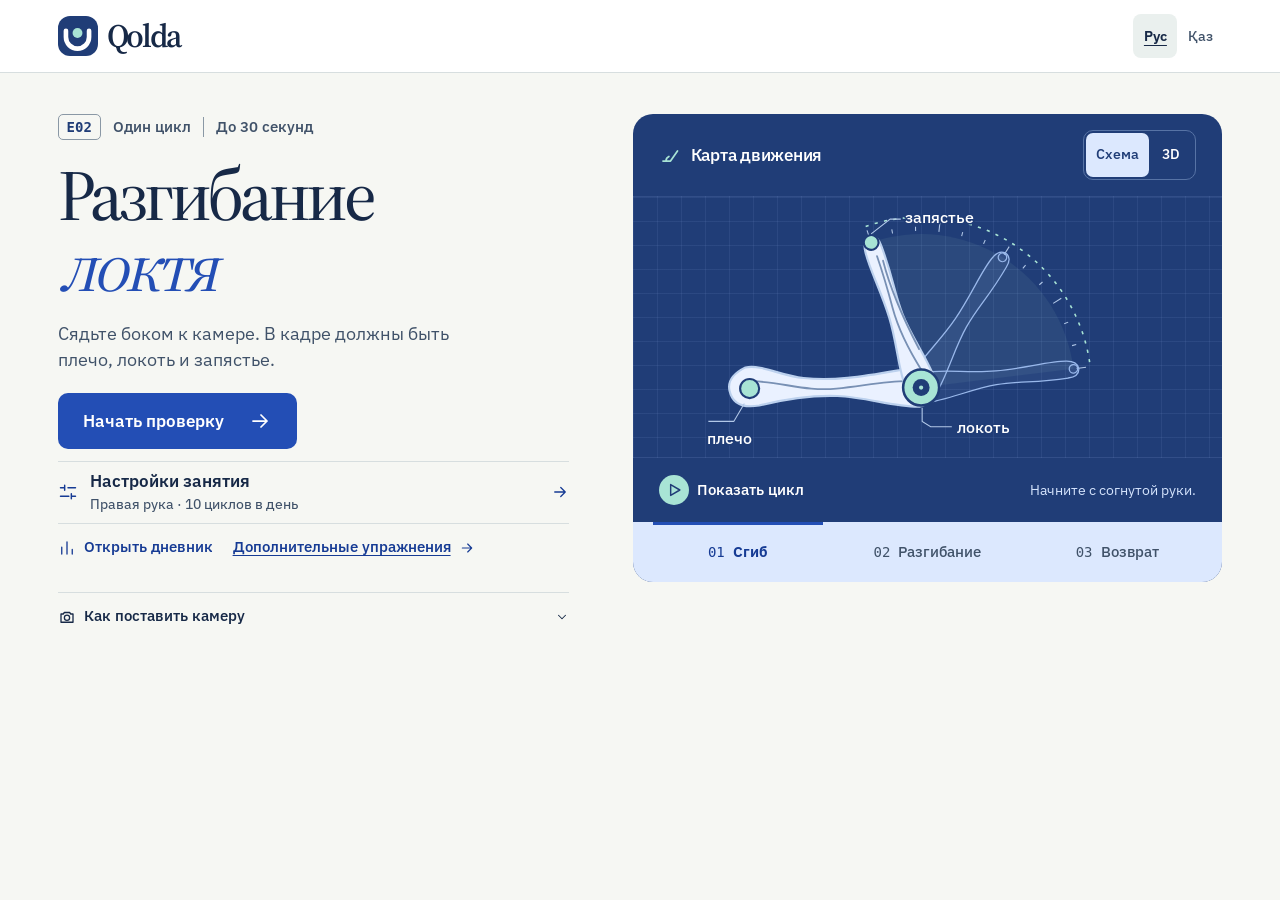
<file: frontend/index.html>
<!doctype html>
<html lang="ru">
<head>
<meta charset="utf-8">
<meta name="viewport" content="width=device-width, initial-scale=1, viewport-fit=cover">
<meta name="description" content="Qolda — домашний атлас разгибания локтя: инструкция, проверка одного цикла и локальный дневник занятий.">
<meta http-equiv="Content-Security-Policy" content="default-src 'self'; connect-src 'self' http://127.0.0.1:* http://localhost:*; media-src 'self' blob:; img-src 'self' data: blob:; style-src 'self'; font-src 'self'; script-src 'self'">
<!-- Delivery profile, set by the shell that serves the client. See src/platform/profile.js. -->
<meta name="seriq-profile" content="local">
<meta name="theme-color" content="#F6F7F3">
<title>Qolda</title>
<link rel="icon" href="../assets/brand/qolda-mark.svg" type="image/svg+xml">
<link rel="stylesheet" href="styles/tokens.css">
<link rel="stylesheet" href="styles/base.css">
<link rel="stylesheet" href="styles/components.css">
<link rel="stylesheet" href="styles/shell.css">
<link rel="stylesheet" href="styles/atlas.css">
<link rel="stylesheet" href="styles/views/welcome.css">
<link rel="stylesheet" href="styles/views/home.css">
<link rel="stylesheet" href="styles/views/check.css">
<link rel="stylesheet" href="styles/views/progress.css">
<link rel="stylesheet" href="styles/views/guide.css">
<link rel="stylesheet" href="styles/views/cabinet.css">
<link rel="stylesheet" href="styles/views/settings.css">
<link rel="stylesheet" href="styles/print.css">
</head>
<body>
<header class="rail" id="rail"></header>
<main id="view" tabindex="-1"></main>
<!-- The 3D stage: one canvas for the whole app and a layer for joint labels. See src/stage/. -->
<canvas id="stage" aria-hidden="true"></canvas>
<svg id="stage-overlay" aria-hidden="true"></svg>
<noscript>Для работы Qolda включите JavaScript. / Qolda үшін JavaScript қосыңыз.</noscript>
<script type="module" src="src/main.js"></script>
</body>
</html>
</file>
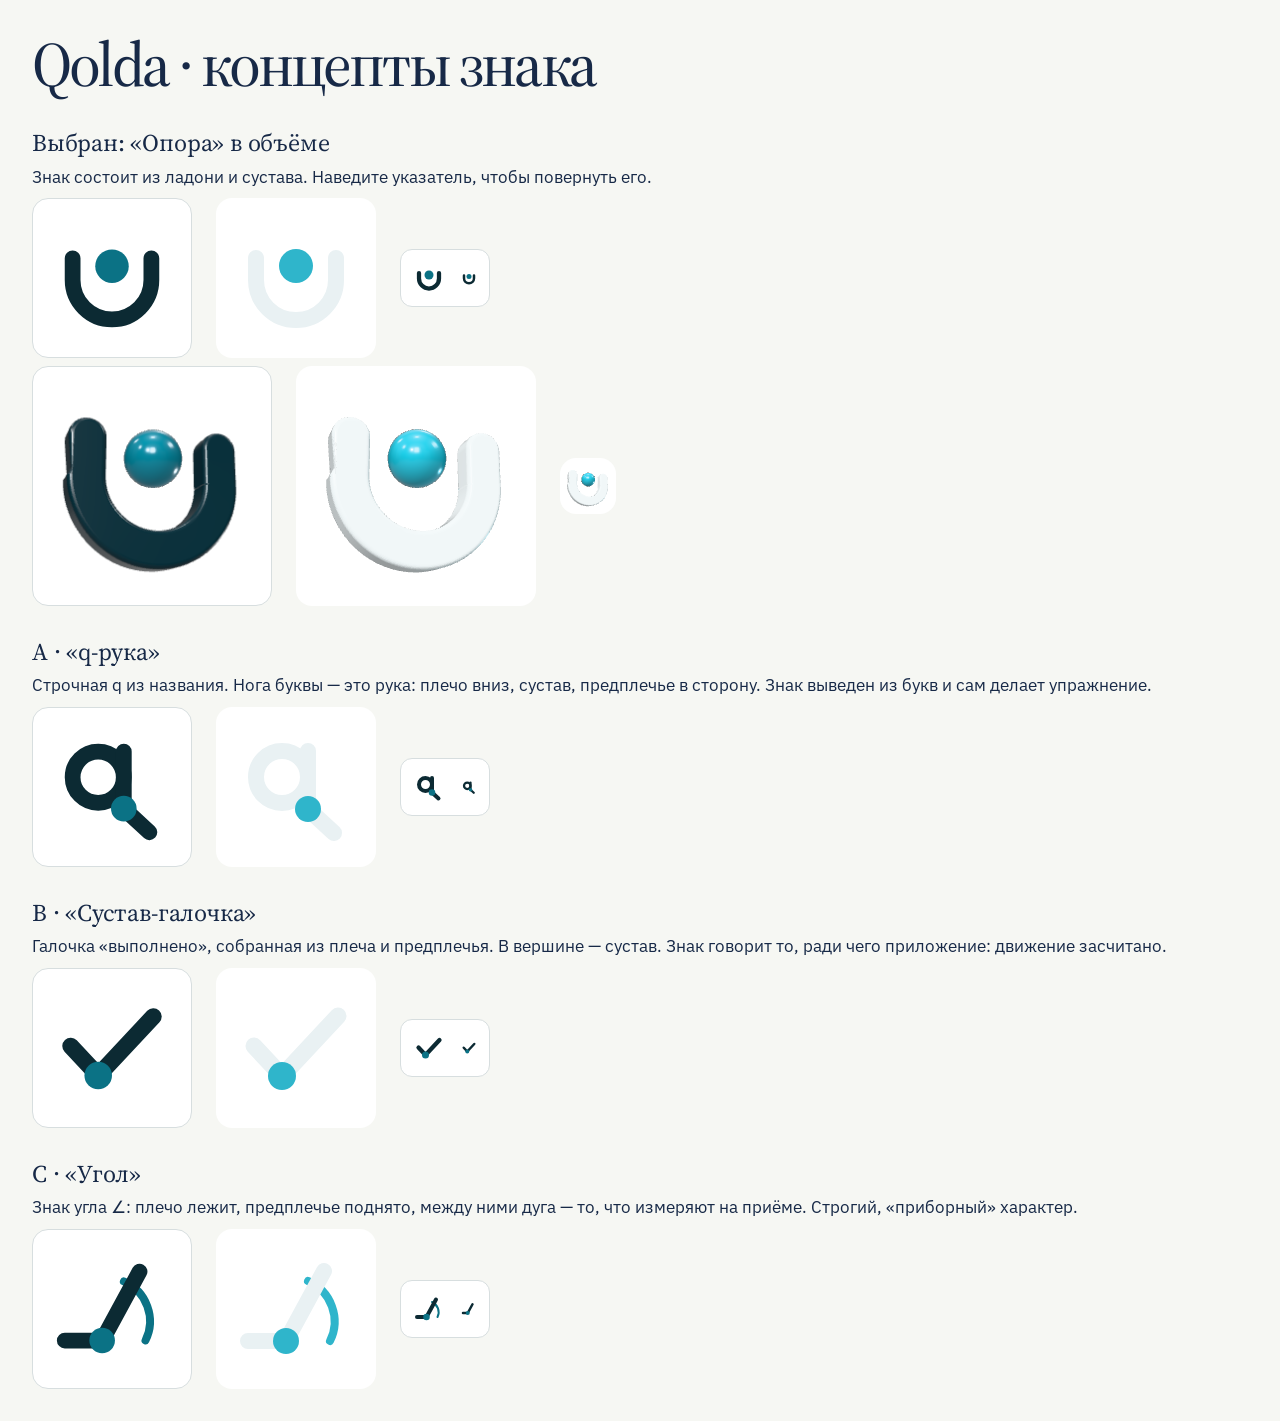
<file: frontend/brand.html>
<!doctype html>
<html lang="ru">
<head>
<meta charset="utf-8">
<meta name="viewport" content="width=device-width, initial-scale=1">
<meta http-equiv="Content-Security-Policy" content="default-src 'self'; img-src 'self' data:; style-src 'self'; font-src 'self'; script-src 'self'">
<title>Qolda · знак</title>
<link rel="stylesheet" href="styles/tokens.css">
<link rel="stylesheet" href="styles/base.css">
<link rel="stylesheet" href="styles/brand.css">
</head>
<body class="brand-sheet">
<!-- Brand sheet: logo concepts side by side at large and small sizes. Development page, not linked from the app. -->
<main>
  <h1>Qolda · концепты знака</h1>

  <section class="concept" id="live">
    <h2>Выбран: «Опора» в объёме</h2>
    <p>Знак состоит из ладони и сустава. Наведите указатель, чтобы повернуть его.</p>
    <div class="row">
      <svg class="big light" viewBox="0 0 64 64"><path d="M12 22V33A20 20 0 0 0 52 33V22" fill="none" stroke="#0C2A33" stroke-width="8" stroke-linecap="round"/><circle cx="32" cy="26" r="8.5" fill="#0B7285"/></svg>
      <svg class="big dark" viewBox="0 0 64 64"><path d="M12 22V33A20 20 0 0 0 52 33V22" fill="none" stroke="#E9F1F3" stroke-width="8" stroke-linecap="round"/><circle cx="32" cy="26" r="8.5" fill="#2FB5CB"/></svg>
      <div class="sizes"><svg class="s32" viewBox="0 0 64 64"><path d="M12 22V33A20 20 0 0 0 52 33V22" fill="none" stroke="#0C2A33" stroke-width="8.5" stroke-linecap="round"/><circle cx="32" cy="26" r="9" fill="#0B7285"/></svg><svg class="s16" viewBox="0 0 64 64"><path d="M12 22V33A20 20 0 0 0 52 33V22" fill="none" stroke="#0C2A33" stroke-width="10" stroke-linecap="round"/><circle cx="32" cy="26" r="10" fill="#0B7285"/></svg></div>
    </div>
    <div class="row">
      <span class="live light" data-logo3d="light" data-size="240"></span>
      <span class="live dark" data-logo3d="dark" data-size="240"></span>
      <span class="live dark small" data-logo3d="dark" data-size="56"></span>
    </div>
  </section>

  <!-- A. q-рука: строчная q, у которой хвост — рука с локтем -->
  <section class="concept" id="a">
    <h2>A · «q-рука»</h2>
    <p>Строчная q из названия. Нога буквы — это рука: плечо вниз, сустав, предплечье в сторону. Знак выведен из букв и сам делает упражнение.</p>
    <div class="row">
      <svg class="big light" viewBox="0 0 64 64"><circle cx="25" cy="27" r="13" fill="none" stroke="#0C2A33" stroke-width="8"/><path d="M38 14V43L51 55" fill="none" stroke="#0C2A33" stroke-width="8" stroke-linecap="round" stroke-linejoin="round"/><circle cx="38" cy="43" r="6.5" fill="#0B7285"/></svg>
      <svg class="big dark" viewBox="0 0 64 64"><circle cx="25" cy="27" r="13" fill="none" stroke="#E9F1F3" stroke-width="8"/><path d="M38 14V43L51 55" fill="none" stroke="#E9F1F3" stroke-width="8" stroke-linecap="round" stroke-linejoin="round"/><circle cx="38" cy="43" r="6.5" fill="#2FB5CB"/></svg>
      <div class="sizes"><svg class="s32" viewBox="0 0 64 64"><circle cx="25" cy="27" r="13" fill="none" stroke="#0C2A33" stroke-width="8"/><path d="M38 14V43L51 55" fill="none" stroke="#0C2A33" stroke-width="8" stroke-linecap="round" stroke-linejoin="round"/><circle cx="38" cy="43" r="6.5" fill="#0B7285"/></svg><svg class="s16" viewBox="0 0 64 64"><circle cx="25" cy="27" r="13" fill="none" stroke="#0C2A33" stroke-width="9"/><path d="M38 14V43L51 55" fill="none" stroke="#0C2A33" stroke-width="9" stroke-linecap="round" stroke-linejoin="round"/><circle cx="38" cy="43" r="7" fill="#0B7285"/></svg></div>
    </div>
  </section>

  <!-- B. Сустав-галочка -->
  <section class="concept" id="b">
    <h2>B · «Сустав-галочка»</h2>
    <p>Галочка «выполнено», собранная из плеча и предплечья. В вершине — сустав. Знак говорит то, ради чего приложение: движение засчитано.</p>
    <div class="row">
      <svg class="big light" viewBox="0 0 64 64"><path d="M11 31L25 46L53 16" fill="none" stroke="#0C2A33" stroke-width="8.5" stroke-linecap="round" stroke-linejoin="round"/><circle cx="25" cy="46" r="7" fill="#0B7285"/></svg>
      <svg class="big dark" viewBox="0 0 64 64"><path d="M11 31L25 46L53 16" fill="none" stroke="#E9F1F3" stroke-width="8.5" stroke-linecap="round" stroke-linejoin="round"/><circle cx="25" cy="46" r="7" fill="#2FB5CB"/></svg>
      <div class="sizes"><svg class="s32" viewBox="0 0 64 64"><path d="M11 31L25 46L53 16" fill="none" stroke="#0C2A33" stroke-width="8.5" stroke-linecap="round" stroke-linejoin="round"/><circle cx="25" cy="46" r="7" fill="#0B7285"/></svg><svg class="s16" viewBox="0 0 64 64"><path d="M11 31L25 46L53 16" fill="none" stroke="#0C2A33" stroke-width="10" stroke-linecap="round" stroke-linejoin="round"/><circle cx="25" cy="46" r="8" fill="#0B7285"/></svg></div>
    </div>
  </section>

  <!-- C. Угол разгибания -->
  <section class="concept" id="c">
    <h2>C · «Угол»</h2>
    <p>Знак угла ∠: плечо лежит, предплечье поднято, между ними дуга — то, что измеряют на приёме. Строгий, «приборный» характер.</p>
    <div class="row">
      <svg class="big light" viewBox="0 0 64 64"><path d="M38 18A22 22 0 0 1 49 48" fill="none" stroke="#0B7285" stroke-width="4" stroke-linecap="round"/><path d="M8 48H27L46 13" fill="none" stroke="#0C2A33" stroke-width="8" stroke-linecap="round" stroke-linejoin="round"/><circle cx="27" cy="48" r="6.5" fill="#0B7285"/></svg>
      <svg class="big dark" viewBox="0 0 64 64"><path d="M38 18A22 22 0 0 1 49 48" fill="none" stroke="#2FB5CB" stroke-width="4" stroke-linecap="round"/><path d="M8 48H27L46 13" fill="none" stroke="#E9F1F3" stroke-width="8" stroke-linecap="round" stroke-linejoin="round"/><circle cx="27" cy="48" r="6.5" fill="#2FB5CB"/></svg>
      <div class="sizes"><svg class="s32" viewBox="0 0 64 64"><path d="M38 18A22 22 0 0 1 49 48" fill="none" stroke="#0B7285" stroke-width="4" stroke-linecap="round"/><path d="M8 48H27L46 13" fill="none" stroke="#0C2A33" stroke-width="8" stroke-linecap="round" stroke-linejoin="round"/><circle cx="27" cy="48" r="6.5" fill="#0B7285"/></svg><svg class="s16" viewBox="0 0 64 64"><path d="M8 48H27L46 13" fill="none" stroke="#0C2A33" stroke-width="10" stroke-linecap="round" stroke-linejoin="round"/><circle cx="27" cy="48" r="8" fill="#0B7285"/></svg></div>
    </div>
  </section>
</main>
<script type="module" src="src/stage/brand-lab.js"></script>
</body>
</html>
</file>
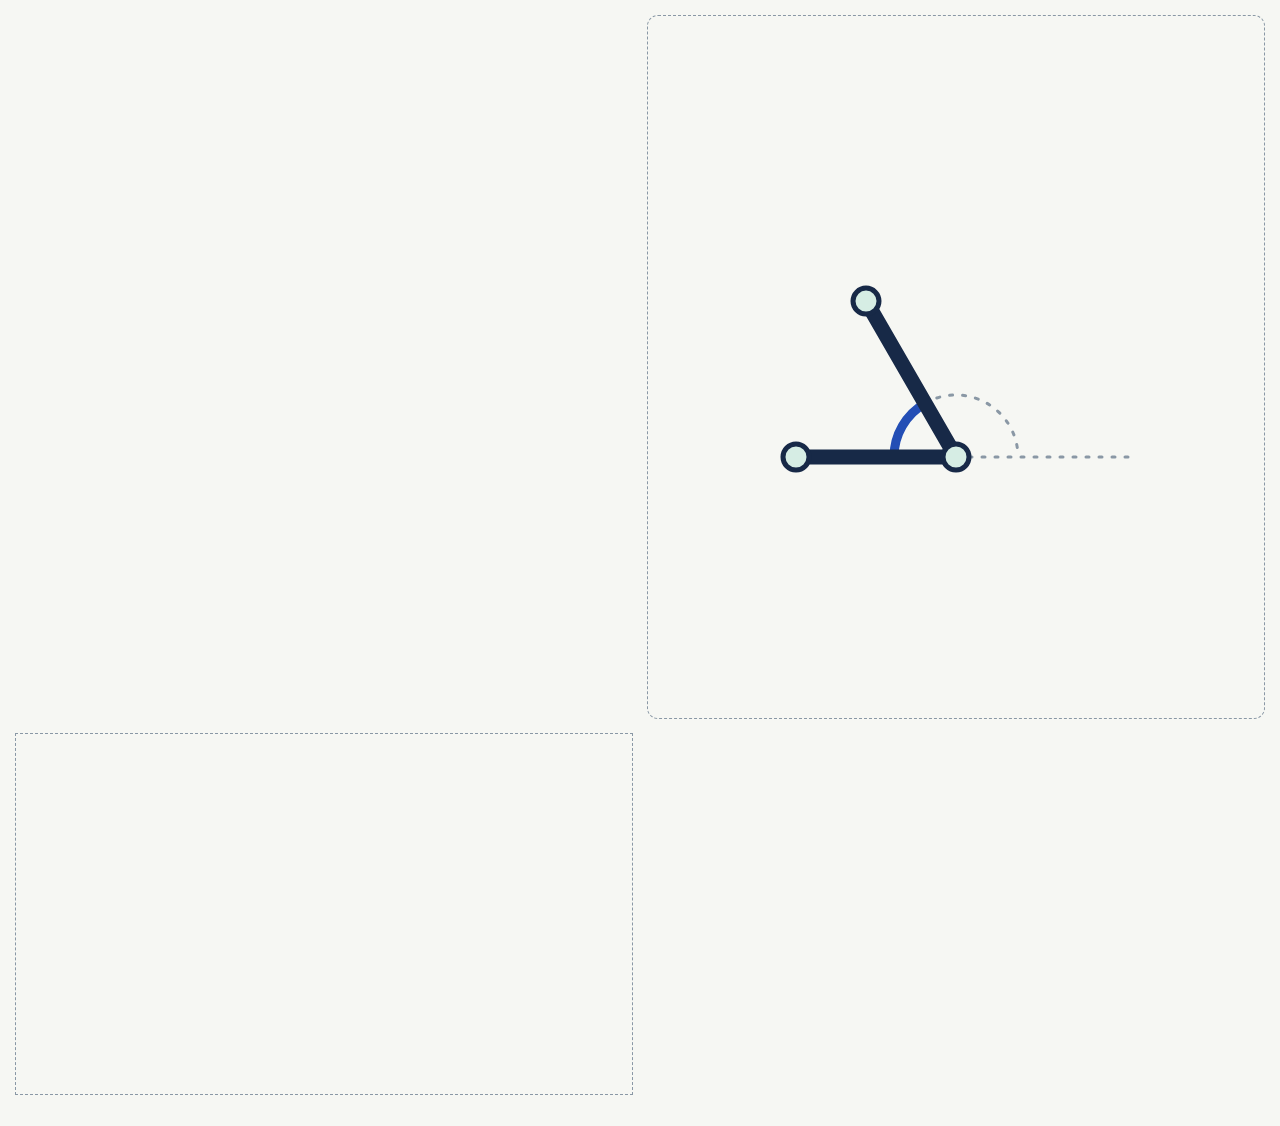
<file: frontend/lab.html>
<!doctype html>
<html lang="ru">
<head>
<meta charset="utf-8">
<meta name="viewport" content="width=device-width, initial-scale=1">
<meta http-equiv="Content-Security-Policy" content="default-src 'self'; connect-src 'self'; img-src 'self' data: blob:; style-src 'self'; font-src 'self'; script-src 'self'">
<title>Qolda lab</title>
<link rel="stylesheet" href="styles/tokens.css">
<link rel="stylesheet" href="styles/base.css">
<link rel="stylesheet" href="styles/components.css">
<link rel="stylesheet" href="styles/shell.css">
<link rel="stylesheet" href="styles/lab.css">
</head>
<body class="lab">
<!-- Development page: exercises the 3D stage outside the app. Not linked from the app. -->
<main class="lab-main">
  <div class="lab-slot" id="slot-a" data-stage-slot></div>
  <div class="lab-slot lab-slot--small" id="slot-b" data-stage-slot></div>
  <pre id="lab-log"></pre>
</main>
<canvas id="stage"></canvas>
<svg id="stage-overlay" aria-hidden="true"></svg>
<script type="module" src="src/stage/lab.js"></script>
</body>
</html>
</file>
<file: frontend/styles/tokens.css>
/* Qolda · Movement atlas. Typography and the application ship together, offline. */
@font-face { font-family: "Source Serif 4"; src: url("../../assets/fonts/SourceSerif4.ttf") format("truetype"); font-weight: 200 900; font-display: swap; }
@font-face { font-family: "IBM Plex Sans"; src: url("../../assets/fonts/IBMPlexSans.ttf") format("truetype"); font-weight: 100 700; font-stretch: 85% 100%; font-display: swap; }
:root {
  color-scheme: light;
  --ground: #f6f7f3; --surface: #fff; --sunk: #eaf0ee;
  --ink: #172947; --ink-2: #405269; --ink-3: #59697b;
  --brand: #234eb5; --brand-strong: #163b94; --on-brand: #fff;
  --plate: #dce8fe; --brand-tint: #e6edfd; --mint: #d6ede4;
  --blueprint: #203d77; --blueprint-rule: #5773a5; --joint: #a8e4d5;
  --rail: var(--surface); --rail-ink: var(--ink); --rail-ink-2: var(--ink-2);
  --amber: #f6cd83; --amber-ink: #452e0d; --stop: #a3362b; --stop-tint: #fcefe9;
  --hair: #d7dedf; --hair-strong: #8a98a5;
  --serif: "Source Serif 4", Georgia, "Times New Roman", serif;
  --sans: "IBM Plex Sans", "Segoe UI", system-ui, sans-serif;
  --mono: ui-monospace, "Cascadia Mono", Consolas, monospace;
  --t-min: .875rem; --t-small: .9375rem; --t-body: 1.0625rem; --t-lead: 1.1875rem;
  --t-title-s: 1.5rem; --t-title-m: clamp(1.8rem, 3vw, 2.45rem); --t-title-l: clamp(2.5rem, 4.9vw, 4.65rem); --t-count: clamp(3.25rem, 7vw, 6rem);
  --s1: 8px; --s2: 16px; --s3: 24px; --s4: 32px; --s5: 48px; --s6: 64px; --s7: 96px;
  --r-control: 10px; --r-panel: 20px; --target: 56px;
  --gutter: clamp(18px, 4.5vw, 76px); --measure: 1440px; --tabbar-h: 68px;
  --ease: cubic-bezier(.22,1,.36,1); --fast: 140ms; --mid: 240ms; --stage: 1250ms;
}
</file>
<file: frontend/styles/base.css>
/* Reset, document defaults, focus, motion preference. */
*, *::before, *::after { box-sizing: border-box; }
[hidden] { display: none !important; }
html { -webkit-text-size-adjust: 100%; }
body {
  margin: 0; min-height: 100svh;
  background: var(--ground); color: var(--ink);
  font: 400 var(--t-body)/1.5 var(--sans);
  font-variant-numeric: tabular-nums;
  -webkit-font-smoothing: antialiased; text-rendering: optimizeLegibility;
}
h1, h2, h3, h4, p, ol, ul, dl, dd, figure, fieldset, blockquote { margin: 0; padding: 0; }
ol, ul { list-style: none; }
fieldset { border: 0; min-width: 0; }
legend { padding: 0; }
table { border-collapse: collapse; }
img, svg, video, canvas { display: block; max-width: 100%; }
button, input, select, textarea { font: inherit; color: inherit; }
button { cursor: pointer; }
a { color: var(--brand); text-underline-offset: 3px; }

/* Titles speak in the serif at regular weight; the interface speaks in the sans. */
h1, .title-l { font: 480 var(--t-title-l)/1.04 var(--serif); letter-spacing: -.045em; text-wrap: balance; overflow-wrap: break-word; }
h2, .title-m { font: 400 var(--t-title-m)/1.14 var(--serif); letter-spacing: -.008em; text-wrap: balance; }
h3, .title-s { font: 600 var(--t-lead)/1.3 var(--sans); }
.lead { font-size: var(--t-lead); color: var(--ink-2); max-width: 34em; }
.muted { color: var(--ink-2); }
.small { font-size: var(--t-small); }
.fine { font-size: var(--t-min); color: var(--ink-2); }

.visually-hidden { position: absolute; width: 1px; height: 1px; overflow: hidden; clip-path: inset(50%); white-space: nowrap; }

/* Focus: an ink ring with a white gap, visible on white, on the ground and on teal. */
:focus-visible { outline: 3px solid var(--ink); outline-offset: 3px; box-shadow: 0 0 0 3px #fff; border-radius: 4px; }
.rail :focus-visible, .tabbar :focus-visible { outline-color: #fff; box-shadow: 0 0 0 3px var(--rail); }
#view:focus { outline: none; box-shadow: none; }

::selection { background: var(--brand); color: #fff; }

/* The app has its own motion switch (Cabinet) on top of the system setting: html.calm turns motion off. */
@media (prefers-reduced-motion: reduce) {
  *, *::before, *::after { animation-duration: .001ms !important; animation-iteration-count: 1 !important; transition-duration: .001ms !important; scroll-behavior: auto !important; }
}
html.calm *, html.calm *::before, html.calm *::after { animation-duration: .001ms !important; animation-iteration-count: 1 !important; transition-duration: .001ms !important; scroll-behavior: auto !important; }
</file>
<file: frontend/styles/components.css>
/* Shared components. Screens compose these; screen-specific layout lives in styles/views/<screen>.css. */

/* ---------- icons ---------- */
.ico { width: 24px; height: 24px; flex: none; fill: none; stroke: currentColor; stroke-width: 1.75; stroke-linecap: round; stroke-linejoin: round; }

/* ---------- buttons: 56px targets, 12px corners, never pills ---------- */
.btn {
  display: inline-flex; align-items: center; justify-content: center; gap: var(--s1);
  min-height: var(--target); padding: 0 var(--s3);
  border: 1px solid transparent; border-radius: var(--r-control);
  background: var(--brand); color: var(--on-brand);
  font: 600 var(--t-body)/1.2 var(--sans); text-decoration: none; text-align: center;
  touch-action: manipulation;
  transition: background-color var(--fast) ease, border-color var(--fast) ease, color var(--fast) ease, transform var(--fast) var(--ease);
}
.btn:active { transform: scale(.98); transition-duration: 0s; }
.btn--cta { min-height: 56px; min-width: min(200px, 100%); padding: 10px var(--s3); font-size: var(--t-body); }
.btn--quiet { background: transparent; color: var(--ink); border-color: var(--hair-strong); }
.btn--stop { background: var(--stop); }
.btn--small { min-height: 44px; padding: 0 var(--s2); font-size: var(--t-small); }
/* Disabled is a readable state, and the screen says why next to it (.btn-reason). */
.btn:disabled, .btn[aria-disabled="true"] { background: var(--sunk); color: var(--ink-2); border-color: var(--hair); cursor: not-allowed; transform: none; }
.btn-reason { font-size: var(--t-min); color: var(--ink-2); }
.icon-btn { display: grid; place-items: center; width: 48px; height: 48px; border: 0; border-radius: var(--r-control); background: none; color: var(--ink-2); }
.actions { display: flex; flex-wrap: wrap; align-items: center; gap: var(--s2); }
@media (hover: hover) and (pointer: fine) {
  .btn:not(:disabled):not([aria-disabled="true"]):hover { background: var(--brand-strong); }
  .btn--quiet:not(:disabled):not([aria-disabled="true"]):hover { background: var(--sunk); border-color: var(--ink-2); }
  .btn--stop:not(:disabled):hover { background: #8F1B12; }
  .icon-btn:hover { background: var(--sunk); color: var(--ink); }
}

/* ---------- panels: a hairline, never a hairline and a shadow ---------- */
.panel { display: grid; gap: var(--s2); align-content: start; min-width: 0; padding: var(--s3); background: var(--surface); border: 1px solid var(--hair); border-radius: var(--r-panel); }
.panel-head { display: flex; flex-wrap: wrap; align-items: baseline; justify-content: space-between; gap: var(--s1) var(--s2); }
.panel-title { font: 600 var(--t-lead)/1.3 var(--sans); }
.more { font-weight: 600; white-space: nowrap; }
.page-head { display: flex; flex-wrap: wrap; align-items: end; justify-content: space-between; gap: var(--s1) var(--s3); }
.page-sub { color: var(--ink-2); }
.page-sub::first-letter { text-transform: uppercase; }
.cols { display: grid; grid-template-columns: repeat(2, minmax(0, 1fr)); gap: var(--s3); align-items: start; }
.stack { display: grid; gap: var(--s3); align-content: start; }

/* ---------- form controls ---------- */
.field { display: grid; gap: var(--s1); justify-items: start; }
.field-label, .seg-legend { font-size: var(--t-small); font-weight: 600; }
/* A legend is not a grid item, so the gap of .seg does not reach it. */
.seg-legend { margin-bottom: var(--s1); }
.field-hint { font-size: var(--t-min); color: var(--ink-2); max-width: 36em; }
.input { width: 100%; max-width: 28rem; min-height: var(--target); padding: 0 var(--s2); background: var(--surface); border: 1px solid var(--hair-strong); border-radius: var(--r-control); }
.input::placeholder { color: var(--ink-3); }

.seg { display: grid; gap: var(--s1); justify-items: start; }
.seg-row { display: inline-grid; grid-auto-flow: column; grid-auto-columns: minmax(0, 1fr); max-width: 100%; background: var(--surface); border: 1px solid var(--hair-strong); border-radius: var(--r-control); overflow: hidden; }
.seg-row label { position: relative; display: block; }
.seg-row input { position: absolute; inset: 0; margin: 0; opacity: 0; cursor: pointer; }
.seg-row span { display: grid; place-items: center; min-height: var(--target); padding: 0 var(--s3); border-left: 1px solid var(--hair); color: var(--ink-2); font-weight: 600; white-space: nowrap; transition: background-color var(--fast) ease, color var(--fast) ease; }
.seg-row label:first-child span { border-left: 0; }
.seg-row input:checked + span { background: var(--ink); color: #fff; }
.seg-row input:focus-visible + span { outline: 3px solid var(--ink); outline-offset: -7px; box-shadow: inset 0 0 0 4px #fff; }
.seg--small .seg-row span { min-height: 44px; padding: 0 var(--s2); font-size: var(--t-small); }

.choice { display: grid; gap: var(--s1); }
.choice label { display: flex; align-items: center; gap: var(--s2); min-height: var(--target); padding: var(--s1) var(--s2); background: var(--surface); border: 1px solid var(--hair-strong); border-radius: var(--r-control); cursor: pointer; }
.choice input { flex: none; width: 22px; height: 22px; margin: 0; accent-color: var(--brand); }
.choice label:has(input:checked) { border-color: var(--brand); background: var(--brand-tint); font-weight: 600; }

.switch { position: relative; display: grid; grid-template-columns: 56px minmax(0, 1fr); gap: var(--s2); align-items: start; cursor: pointer; }
.switch input { position: absolute; top: 0; left: 0; width: 56px; height: 32px; margin: 0; opacity: 0; cursor: pointer; }
.switch-track { position: relative; width: 56px; height: 32px; border-radius: 16px; background: var(--ink-3); transition: background-color var(--fast) ease; }
.switch-track::after { content: ""; position: absolute; top: 4px; left: 4px; width: 24px; height: 24px; border-radius: 50%; background: #fff; transition: transform var(--mid) var(--ease); }
.switch input:checked + .switch-track { background: var(--brand); }
.switch input:checked + .switch-track::after { transform: translateX(24px); }
.switch input:focus-visible + .switch-track { outline: 3px solid var(--ink); outline-offset: 3px; box-shadow: 0 0 0 3px #fff; }
.switch-text { display: grid; gap: 2px; }
.switch-text strong { font-weight: 600; }
.switch-text small { font-size: var(--t-min); color: var(--ink-2); }

.stepper { display: inline-flex; align-items: center; background: var(--surface); border: 1px solid var(--hair-strong); border-radius: var(--r-control); }
.stepper button { width: var(--target); height: var(--target); border: 0; background: none; font-size: 1.5rem; line-height: 1; }
.stepper output { min-width: 3.2em; text-align: center; font: 400 var(--t-title-s)/1 var(--serif); }

.consent { display: grid; grid-template-columns: 32px minmax(0, 1fr); gap: var(--s2); align-items: start; cursor: pointer; max-width: 40em; }
.consent input { width: 28px; height: 28px; margin: 2px 0 0; accent-color: var(--brand); }

/* ---------- result states: a shape and a word, colour comes last ---------- */
.status { display: inline-flex; align-items: center; gap: var(--s1); font-weight: 600; }
.status .ico { width: 22px; height: 22px; }
.status--complete { color: var(--brand); }
.status--incomplete { color: var(--ink); }
.status--uncertain { padding: 2px 10px 2px 6px; background: var(--amber); color: var(--amber-ink); border-radius: 6px; }
.sw { flex: none; width: 16px; height: 16px; border-radius: 4px; }
.sw--complete { background: var(--brand); }
.sw--incomplete { background: repeating-linear-gradient(45deg, var(--ink) 0 2px, var(--sunk) 2px 6px); }
.sw--uncertain { background: var(--amber); box-shadow: inset 0 0 0 1px rgba(61, 42, 0, .45); }

/* ---------- plan bar: one segment per planned cycle ---------- */
.bar { display: flex; gap: 4px; width: 100%; }
.bar span { flex: 1; height: 12px; border-radius: 3px; background: var(--sunk); box-shadow: inset 0 0 0 1px var(--hair); transition: background-color var(--mid) ease; }
.bar span.on { background: var(--brand); box-shadow: none; }
.bar--plain { gap: 0; border-radius: 3px; overflow: hidden; background: var(--sunk); box-shadow: inset 0 0 0 1px var(--hair); }
.bar--plain span { flex: none; border-radius: 0; box-shadow: none; }

/* ---------- lists of facts ---------- */
.kv { display: grid; }
.kv > div { display: flex; align-items: baseline; justify-content: space-between; gap: var(--s2); padding: 12px 0; border-top: 1px solid var(--hair); }
.kv > div:first-child { border-top: 0; }
.kv dt { color: var(--ink-2); }
.kv dd { font-weight: 600; text-align: right; }

/* ---------- notices and the safety block ---------- */
.notice { display: flex; flex-wrap: wrap; align-items: center; justify-content: space-between; gap: var(--s1) var(--s2); padding: 12px var(--s2); background: var(--surface); border: 1px solid var(--hair-strong); border-radius: var(--r-control); font-size: var(--t-small); }
.notice--stop { border-color: var(--stop); background: var(--stop-tint); }
.notice--stop .ico { color: var(--stop); }
.stop { display: grid; gap: var(--s1); padding: var(--s2) var(--s3); background: var(--surface); border: 1px solid var(--hair); border-left: 4px solid var(--stop); border-radius: var(--r-control); }
.stop-title { display: flex; align-items: center; gap: var(--s1); font: 600 var(--t-body)/1.3 var(--sans); letter-spacing: 0; }
.stop-title .ico { color: var(--stop); }
.stop p { font-size: var(--t-small); color: var(--ink-2); max-width: 44em; }

.empty { display: grid; gap: var(--s1); justify-items: start; padding: var(--s2) 0; }
.empty-title { font: 400 var(--t-title-s)/1.2 var(--serif); }
.empty p { color: var(--ink-2); max-width: 34em; }

.ask { display: inline-flex; flex-wrap: wrap; align-items: center; gap: var(--s1); font-size: var(--t-small); }
.flash { font-size: var(--t-min); font-weight: 600; color: var(--brand); opacity: 0; }
.flash.on { animation: flash 1.8s ease both; }
@keyframes flash { 0% { opacity: 0; } 12%, 70% { opacity: 1; } 100% { opacity: 0; } }

/* ---------- charts ---------- */
.chart { width: 100%; height: auto; overflow: visible; }
.chart .axis { stroke: var(--hair-strong); }
.chart .grid { stroke: var(--hair); }
.chart .tick { font: 500 14px var(--sans); fill: var(--ink-2); }
.chart .val { font: 600 14px var(--sans); fill: var(--ink); }
.chart .seg-complete { fill: var(--brand); }
.chart .seg-uncertain { fill: var(--amber); stroke: rgba(61, 42, 0, .45); stroke-width: 1; }
.chart .seg-none { fill: var(--hair-strong); }
.chart .hatch-bg { fill: var(--sunk); }
.chart .hatch-ink { fill: var(--ink); }
.chart .col { transform-box: fill-box; transform-origin: bottom; animation: grow .6s var(--ease) both; }
@keyframes grow { from { transform: scaleY(0); } }
.chart .trace { fill: none; stroke: var(--brand); stroke-width: 3; stroke-linecap: round; stroke-linejoin: round; stroke-dasharray: 1; animation: draw 1s var(--ease) both; }
@keyframes draw { from { stroke-dashoffset: 1; } to { stroke-dashoffset: 0; } }
.chart .dot { fill: var(--surface); stroke: var(--brand); stroke-width: 3; }
.legend { display: flex; flex-wrap: wrap; gap: var(--s1) var(--s3); font-size: var(--t-min); color: var(--ink-2); }
.legend li { display: flex; align-items: center; gap: var(--s1); }
.heat { display: grid; grid-template-columns: repeat(7, minmax(0, 1fr)); gap: 6px; max-width: 320px; }
.heat .cell { aspect-ratio: 1; border-radius: 6px; background: var(--sunk); box-shadow: inset 0 0 0 1px var(--hair); }
.heat .cell.on { background: #7FC3D0; box-shadow: none; }
.heat .cell.hi { background: var(--brand); box-shadow: none; }
.heat .cell.is-today { outline: 2px solid var(--ink); outline-offset: 2px; }
.heat .cell.future { opacity: .4; }

@media (max-width: 900px) {
  .cols { grid-template-columns: minmax(0, 1fr); }
  .panel { padding: var(--s2); }
  .btn--cta { width: 100%; }
}
</file>
<file: frontend/styles/shell.css>
/* One masthead. On narrow screens the same labelled navigation becomes a thumb bar. */
html { scroll-padding-block: 86px 18px; }
body { min-width: 0; }
.rail { position: sticky; top: 0; z-index: 40; background: var(--surface); border-bottom: 1px solid var(--hair); }
.rail-inner { max-width: var(--measure); min-height: 72px; margin-inline: auto; padding: 0 var(--gutter); display: flex; align-items: center; gap: clamp(16px, 2.6vw, 42px); }
.rail-brand { display: inline-flex; align-items: center; gap: 9px; min-height: 52px; color: var(--ink); text-decoration: none; }
.rail-logo-box { display: grid; place-items: center; width: 40px; height: 40px; border-radius: 12px; background: var(--blueprint); color: white; --mark-accent: var(--joint); }
.rail-logo { width: 37px; height: 37px; }
.rail-word { font: 570 2.05rem/.95 var(--serif); letter-spacing: -.07em; }
.rail-nav { display: flex; align-items: center; gap: 2px; align-self: stretch; }
.rail-nav a { position: relative; display: inline-flex; align-items: center; justify-content: center; gap: 7px; min-height: 48px; padding: 7px clamp(8px, .85vw, 16px); border-radius: 8px; color: var(--ink-2); font: 500 var(--t-small)/1.15 var(--sans); text-align: center; text-decoration: none; touch-action: manipulation; }
.rail-nav a .ico { width: 19px; height: 19px; }
.rail-nav a[aria-current="page"] { background: var(--brand-tint); color: var(--brand-strong); font-weight: 650; }
.rail-nav a[aria-current="page"]::after { content: ""; position: absolute; height: 3px; left: 12px; right: 12px; bottom: 0; background: var(--brand); border-radius: 2px; }
.rail-foot { margin-left: auto; display: flex; align-items: center; gap: clamp(10px, 1.5vw, 22px); }
.engine { display: inline-flex; align-items: center; gap: 6px; font: 500 var(--t-min)/1.2 var(--sans); color: var(--ink-2); }
.engine .ico { width: 19px; height: 19px; }
.engine[data-state="down"] .ico { color: var(--stop); }
.lang { display: flex; align-items: center; gap: 1px; }
.lang button { padding: 0 9px; min-height: 44px; min-width: 44px; border: none; border-radius: 8px; background: none; color: var(--ink-2); font: 500 var(--t-min)/1 var(--sans); }
.lang button[aria-pressed="true"] { background: var(--sunk); color: var(--ink); font-weight: 650; text-decoration: underline; text-underline-offset: 4px; }
body.bare .rail-nav, body.bare .engine { display: none; }
.skip { position: absolute; left: var(--gutter); top: 8px; transform: translateY(-180%); padding: 12px 18px; background: var(--blueprint); color: white; z-index: 2; }
.skip:focus-visible { transform: none; }
.rail :focus-visible { outline-color: var(--brand); box-shadow: 0 0 0 3px var(--surface); }
@media (hover:hover) { .rail-nav a:not([aria-current]):hover, .lang button:not([aria-pressed="true"]):hover { background: var(--ground); color: var(--ink); } }
#view { position: relative; z-index: 1; min-width: 0; max-width: var(--measure); margin-inline: auto; padding: clamp(24px, 3.2vw, 50px) var(--gutter) var(--s6); }
#view.enter { animation: view-in 160ms ease both; }
@keyframes view-in { from { opacity: .65; } }

/* The canvas is fixed, but only the intersection with the active figure slot is drawn. */
#stage, #stage-overlay { position: fixed; inset: 0; z-index: 20; width: 100vw; height: 100svh; pointer-events: none; }
#stage-overlay { z-index: 21; overflow: hidden; }
#stage-overlay text { font: 500 14px var(--sans); fill: var(--ink); paint-order: stroke; stroke: var(--surface); stroke-width: 4px; stroke-linejoin: round; }
#stage-overlay .lead-line { stroke: var(--ink-3); stroke-width: 1; }
[data-stage-slot] { position: relative; min-height: 240px; }
.stage-fallback { position: absolute; inset: 0; display: grid; place-items: center; }
.stage-fallback svg { width: min(100%, 520px); height: 100%; }
.arm .bone { fill: none; stroke: var(--ink); stroke-width: 15; stroke-linecap: round; stroke-linejoin: round; }
.arm .target, .arm .arc-rest { fill: none; stroke: var(--hair-strong); stroke-width: 3; stroke-dasharray: 3 10; stroke-linecap: round; }
.arm .arc { fill: none; stroke: var(--brand); stroke-width: 9; stroke-linecap: round; }
.arm .joint { fill: var(--mint); stroke: var(--ink); stroke-width: 5; }
.arm text { fill: var(--ink-2); font: 500 15px var(--sans); }
.arm[data-look="uncertain"] .bone { stroke-dasharray: 1 30; }
.arm[data-look="nopose"] .bone { stroke: var(--ink-3); stroke-width: 3; stroke-dasharray: 3 12; }
.arm[data-look="nopose"] .arc, .arm[data-look="uncertain"] .arc, .arm[data-look="off"] .arc { opacity: 0; }
.arm[data-look="off"] { opacity: .3; }
.figure-box { display: grid; grid-template-rows: auto minmax(0, 1fr) auto; gap: var(--s1); min-width: 0; }
.figure-box [data-stage-slot] { min-height: 200px; }
.figure-foot { position: relative; z-index: 22; display: flex; flex-wrap: wrap; align-items: center; gap: 8px 16px; min-height: 36px; }
.figure-foot .fine { max-width: 38em; }
.fig-slot { cursor: grab; touch-action: pan-y; user-select: none; -webkit-user-select: none; border-radius: var(--r-control); }
.fig-slot.grabbing { cursor: grabbing; }
.fig-bar { position: relative; z-index: 23; display: flex; align-items: center; justify-content: space-between; gap: 6px; min-height: 48px; container-type: inline-size; }
.fig-hint { font-size: var(--t-min); color: var(--ink-2); white-space: nowrap; }
.fig-hint.gone { visibility: hidden; }
.fig-tools { display: flex; align-items: center; justify-content: flex-end; flex-wrap: wrap; gap: 6px; margin-left: auto; }
.fig-turn { display: inline-flex; border: 1px solid var(--hair-strong); border-radius: var(--r-control); background: var(--surface); }
.fig-btn { display: grid; place-items: center; width: 44px; height: 44px; border: 0; border-radius: 8px; background: none; color: var(--ink); touch-action: manipulation; }
.fig-btn:focus-visible, .fig-tools .btn:focus-visible { outline-offset: -4px; }
.fig-bend { display: flex; align-items: center; gap: 6px; min-height: 44px; padding: 0 10px; border: 1px solid var(--hair-strong); border-radius: var(--r-control); background: var(--surface); font-size: var(--t-min); font-weight: 550; color: var(--ink-2); }
.fig-range { width: clamp(72px, 10vw, 124px); accent-color: var(--brand); cursor: pointer; }
.fig-tools > .btn { min-height: 44px; }
@container (max-width:620px) { .fig-hint { display:none; } .fig-bend-text { display:none; } }
@container (max-width:500px) { .fig-tools > .btn { font-size: 0; padding: 0 10px; gap: 0; } }
@media (max-width:1100px) { .engine span { position:absolute; width:1px; height:1px; overflow:hidden; clip-path:inset(50%); } .rail-nav a { gap:5px; } }
@media (max-width:900px) {
  html { scroll-padding-block: 12px calc(var(--tabbar-h) + 18px); }
  body:not(.bare) { padding-bottom: calc(var(--tabbar-h) + env(safe-area-inset-bottom)); }
  .rail { position: relative; }
  .rail-inner { min-height: 60px; }
  .rail-logo-box { width: 35px; height: 35px; border-radius: 10px; }
  .rail-logo { width: 32px; height: 32px; }
  .rail-word { font-size: 1.85rem; }
  .rail-nav { position: fixed; left: 0; right: 0; bottom: 0; display: grid; grid-template-columns: repeat(5,minmax(0,1fr)); gap: 0; background: var(--surface); border-top: 1px solid var(--hair); min-height: calc(var(--tabbar-h) + env(safe-area-inset-bottom)); padding: 0 2px env(safe-area-inset-bottom); }
  .rail-nav a { flex-direction: column; gap: 4px; padding: 5px 1px; border-radius: 0; font-size: var(--t-min); }
  .rail-nav a[aria-current="page"]::after { top: 0; bottom: auto; }
  .rail-nav a .ico { width: 20px; height: 20px; }
  #view { padding-bottom: var(--s4); }
}
.nav-glyph { display:inline-grid; place-items:center; }
@media (max-width:900px) {
  .rail-nav { padding-inline:max(2px,env(safe-area-inset-left)) max(2px,env(safe-area-inset-right)); }
  .rail-nav a { min-width:0; gap:2px; font-size:.82rem; }
  .rail-nav .nav-glyph { width:min(48px,100%); height:27px; border-radius:16px; }
  .rail-nav a[aria-current="page"] { background:transparent; }
  .rail-nav a[aria-current="page"] .nav-glyph { background:var(--brand-tint); }
  .rail-nav a[aria-current="page"]::after { display:none; }
}
@media (max-width:600px) {
  .rail-inner { min-height:54px; gap:8px; padding-inline:max(var(--gutter),env(safe-area-inset-left)) max(var(--gutter),env(safe-area-inset-right)); }
  .rail { padding-top:env(safe-area-inset-top); }
  .rail-brand { min-height:48px; }
  .rail-word { font-size:1.78rem; }
  .lang button { min-height:48px; min-width:48px; }
  .rail-nav a:focus-visible, .lang button:focus-visible { outline-offset:-3px; }
}
</file>
<file: frontend/styles/atlas.css>
/* The movement plate is a manipulable diagram, with a separate, opt-in 3D view. */
.atlas { container: motion-plate / inline-size; min-width: 0; overflow: hidden; align-self: start; background: var(--blueprint); color: white; border-radius: var(--r-panel); }
.atlas-head, .atlas-caption { display: flex; align-items: center; justify-content: space-between; gap: 12px; padding: 16px clamp(14px, 2vw, 30px); }
.atlas-name { display: inline-flex; align-items: center; gap: 8px; margin: 0; font: 550 var(--t-body)/1.2 var(--sans); letter-spacing: -.015em; }
.atlas-name .ico { color: var(--joint); }
.atlas-modes { display: inline-flex; align-items: center; border: 1px solid var(--blueprint-rule); border-radius: 10px; padding: 2px; flex-shrink: 0; }
.atlas-modes button { background: transparent; color: white; border-radius: 7px; border: 0; min-height: 44px; min-width: 44px; padding: 0 10px; font: 550 var(--t-min)/1.1 var(--sans); }
.atlas-modes button[aria-pressed="true"] { color: var(--blueprint); background: var(--plate); }
.atlas-modes button:disabled { opacity: .65; cursor: not-allowed; }
.atlas-paper, .atlas-volume { height: clamp(224px, 20.5vw, 306px); }
.atlas-paper { background-image: linear-gradient(to right, #9ab8ed18 1px, transparent 1px), linear-gradient(to bottom, #9ab8ed18 1px, transparent 1px); background-size: 24px 24px; border-block: 1px solid #9ab8ed24; }
.atlas-sheet { width: 100%; height: 100%; overflow: visible; }
@container motion-plate (max-width: 400px) { .ap-label { font-size: 22px; } }
.ap-sector { fill: #b0dac213; }
.ap-ticks, .ap-route, .ap-lead { fill: none; stroke: #b2c8e8; stroke-width: 1; }
.ap-route { stroke: var(--joint); stroke-width: 1.5; stroke-dasharray: 3 6; }
.ap-ghost { stroke: #99b8eb; stroke-width: 1.2; fill: #a1bfeb11; }
.ap-upper, .ap-bone { fill: #eaf1ff; stroke: #bcd1ee; stroke-width: 2; }
.ap-contour { fill: none; stroke: #7890b4; stroke-width: 1.7; stroke-linecap: round; }
.ap-joint { fill: var(--joint); stroke: var(--blueprint); stroke-width: 2.4; }
.ap-hub { fill: var(--blueprint); }
.ap-pin { fill: var(--joint); stroke: var(--blueprint); stroke-width: 2; }
.ap-label { fill: #fff; font: 500 15px var(--sans); paint-order: stroke; stroke: var(--blueprint); stroke-width: 3px; stroke-linejoin: round; }
.atlas-volume { display: flex; flex-direction: column; background: var(--plate); color: var(--ink); }
.atlas-volume [data-stage-slot] { flex: 1; min-height: 130px; }
.atlas-volume .fig-bar { order: 1; padding: 0 8px 6px; min-height: 44px; }
.atlas-volume .fig-hint { display: none; }
.atlas-volume .fig-btn { height: 44px; width: 44px; }
.atlas-caption { gap: 14px; padding-block: 9px; }
.atlas-play { display: inline-flex; align-items: center; gap: 8px; padding: 0; min-height: 46px; border: 0; background: transparent; color: white; font-size: var(--t-small); font-weight: 550; text-align: left; }
.atlas-play .ico { display: block; padding: 5px; width: 30px; height: 30px; border-radius: 50%; background: var(--joint); color: var(--blueprint); }
.atlas-note { max-width: 24ch; color: #d5e4fd; font: 400 var(--t-min)/1.25 var(--sans); text-align: right; }
.atlas-phases { display: grid; grid-template-columns: repeat(3, minmax(0, 1fr)); background: var(--plate); padding: 0 10px; }
.atlas-phases button { position: relative; display: flex; min-width: 0; align-items: center; justify-content: center; column-gap: 8px; min-height: 60px; padding: 8px 4px; background: none; border: none; color: var(--ink-2); font: 500 var(--t-small)/1.2 var(--sans); }
.atlas-num { font: 400 var(--t-min)/1 var(--mono); color: inherit; }
.atlas-phases button[aria-pressed="true"] { color: var(--brand-strong); font-weight: 650; }
.atlas-phases button[aria-pressed="true"]::before { content: ""; position: absolute; inset: 0 10px auto; height: 3px; background: var(--brand); }
.atlas button:focus-visible { outline-offset: -4px; box-shadow: inset 0 0 0 5px white; }
@media (max-width: 600px) {
  .atlas { border-radius:16px; }
  .atlas-paper, .atlas-volume { height:clamp(156px,45vw,226px); }
  .atlas-head { padding:4px 12px; gap:6px; }
  .atlas-modes { border:0; padding:0; }
  .atlas-modes button { min-height:48px; min-width:48px; padding:0 8px; }
  .atlas-modes button[aria-pressed="true"] { background:transparent; color:var(--joint); text-decoration:underline; text-underline-offset:5px; }
  .atlas-name { font-size:1rem; }
  .atlas-name .ico { display:none; }
  .atlas-caption { padding:2px 12px; gap:8px; min-height:52px; }
  .atlas-play { min-height:48px; gap:6px; font-size:var(--t-min); }
  .atlas-note { flex:1; max-width:20ch; text-wrap:pretty; line-height:1.25; }
  .atlas-phases { padding:0 4px; }
  .atlas-phases button { min-height:48px; gap:3px; padding:4px 2px; font-size:var(--t-min); }
  .atlas-num { font-size:.73rem; }
}
@media (max-width:370px) { .atlas-phases button { flex-direction:column; } }
</file>
<file: frontend/styles/views/welcome.css>
/* First screen: motion first; the only required action is starting a check. */
.w-hero { display:grid; grid-template-columns:minmax(0,.93fr) minmax(0,1.07fr); grid-template-areas:'intro plate' 'actions plate' 'camera plate'; gap:20px clamp(32px,5vw,88px); align-items:start; align-content:start; }
.w-copy { grid-area:intro; min-width:0; }
.w-index, .exercise-caption { display:flex; align-items:center; flex-wrap:wrap; gap:8px 12px; color:var(--ink-2); font:550 var(--t-small)/1.3 var(--sans); }
.w-index > :last-child { padding-left:12px; border-inline-start:1px solid var(--hair-strong); }
.exercise-id { display:inline-flex; align-items:center; padding:5px 8px; border:1px solid var(--hair-strong); border-radius:5px; font:600 var(--t-min)/1 var(--mono); color:var(--blueprint); }
.exercise-title { margin:clamp(16px,1.6vw,28px) 0; font:480 clamp(3rem,5.6vw,5.55rem)/.98 var(--serif); letter-spacing:-.055em; text-wrap:auto; }
.exercise-title em { display:block; color:var(--brand); font-weight:400; }
.w-copy .lead { max-width:38ch; font-size:clamp(1.06rem,1.4vw,1.25rem); line-height:1.45; }
.w-hero > .atlas { grid-area:plate; width:100%; }
.w-setup { grid-area:actions; min-width:0; }
.w-primary .btn { min-height:56px; justify-content:space-between; gap:24px; }
.w-setup > .session-link { margin-top:12px; border-block:1px solid var(--hair); }
.w-tools { display:flex; flex-wrap:wrap; align-items:center; gap:0 20px; }
.w-journal,.w-framing summary { display:inline-flex; align-items:center; gap:8px; min-height:48px; padding:3px 0; background:none; border:0; color:var(--ink); font:550 var(--t-small)/1.25 var(--sans); text-align:start; cursor:pointer; list-style:none; }
.w-journal { color:var(--brand-strong); }
.w-framing summary::-webkit-details-marker { display:none; }
.w-tools .ico,.w-framing .ico { width:18px; height:18px; flex:none; }
.w-framing { grid-area:camera; min-width:0; border-top:1px solid var(--hair); }
.w-framing summary { display:flex; width:100%; }
.w-framing summary .ico:last-child { width:14px; height:14px; margin-inline-start:auto; }
.w-framing[open] summary .ico:last-child { transform:rotate(180deg); }
.w-framing ul { list-style:disc; margin:0 0 12px 22px; color:var(--ink-2); font-size:var(--t-small); }
.w-framing li + li { margin-top:6px; }
@media (max-width:760px) {
  .w-hero { grid-template-columns:minmax(0,1fr); grid-template-areas:'intro' 'plate' 'actions' 'camera'; gap:14px; }
  .exercise-title { font-size:clamp(2.3rem,9.4vw,3.65rem); margin:9px 0 8px; line-height:1.03; }
  .exercise-title em { display:inline; }
  .w-copy .lead { max-width:48ch; font-size:1rem; line-height:1.4; }
  .w-primary .btn { width:100%; }
  .w-tools { gap:0 14px; justify-content:space-between; }
  .w-framing { margin-top:-5px; }
}
@media (max-width:600px) and (min-height:480px) {
  body:has(.v-welcome) { padding-bottom:calc(82px + env(safe-area-inset-bottom)); }
  body.bare #view { padding-block-start:16px; }
  .w-primary { position:fixed; z-index:34; inset:auto 0 0; background:var(--surface); border-top:1px solid var(--hair); padding:10px max(var(--gutter),env(safe-area-inset-right)) calc(10px + env(safe-area-inset-bottom)) max(var(--gutter),env(safe-area-inset-left)); }
  .w-primary .btn { min-height:52px; }
  .w-setup > .session-link { margin-top:0; }
  html:has(.v-welcome) { scroll-padding-bottom:calc(84px + env(safe-area-inset-bottom)); }
}
@media (max-width:360px) { .w-index { gap:6px 8px; font-size:var(--t-min); } .w-index > :last-child { padding-left:8px; } }
</file>
<file: frontend/styles/views/home.css>
/* Today: the current exercise first; an actual seven-day log below. */
.v-home { display: grid; gap: clamp(18px, 2vw, 32px); }
.t-head { padding-bottom: 16px; border-bottom: 1px solid var(--hair); }
.t-head h1 { font-size: clamp(2.35rem, 4.2vw, 4.1rem); }
.t-date { display: inline-flex; gap: 8px; align-items: center; color: var(--ink-2); font-size: var(--t-small); }
.t-date time::first-letter { text-transform: uppercase; }
.t-date .ico { width: 19px; height: 19px; }
.t-spread { display: grid; grid-template-columns: minmax(0, .98fr) minmax(0, 1.02fr); grid-template-areas: 'work plate' 'safety safety'; gap: clamp(18px, 2vw, 32px); }
.t-work { grid-area: work; align-self: stretch; display: grid; gap: 15px; align-content: center; padding: clamp(20px, 3vw, 46px); background: var(--surface); border: 1px solid var(--hair); border-radius: var(--r-panel); }
.t-work h2 { max-width: 13ch; font-size: clamp(2.35rem, 4vw, 4.1rem); font-weight: 480; line-height: 1.03; letter-spacing: -.05em; }
.t-intro { max-width: 35ch; color: var(--ink-2); }
.t-plan { display: grid; gap: 9px; max-width: 32rem; margin-block: 6px; }
.t-plan-head { display: flex; flex-wrap: wrap; justify-content: space-between; align-items: baseline; gap: 6px 14px; font-size: var(--t-small); }
.t-plan-head strong { color: var(--brand-strong); font: 550 var(--t-small)/1.2 var(--mono); }
.t-plan .bar span { height: 8px; }
.t-actions { gap: 10px; }
.t-actions .btn { gap: 15px; }
.t-engine { line-height: 1.3; color: var(--ink-2); font-size: var(--t-min); }
.t-spread .atlas { grid-area: plate; align-self: stretch; display: flex; flex-direction: column; }
.t-spread .atlas-paper:not([hidden]), .t-spread .atlas-volume:not([hidden]) { flex: 1 1 auto; min-height: 196px; }
.t-spread .atlas-paper { position: relative; }
.t-spread .atlas-paper .atlas-sheet { position:absolute; inset:0; }
.t-spread .atlas-head, .t-spread .atlas-caption, .t-spread .atlas-phases { flex-shrink: 0; }
.t-stop { grid-area: safety; display: grid; grid-template-columns: auto minmax(0, 1fr) auto; align-items: center; gap: 12px 18px; padding: 15px clamp(15px, 2vw, 28px); border: 1px solid #ddbfb8; border-radius: var(--r-control); background: var(--stop-tint); }
.t-stop > .ico { color: var(--stop); }
.t-stop h2 { font: 600 var(--t-body)/1.25 var(--sans); }
.t-stop p { margin-top: 3px; color: var(--ink-2); font-size: var(--t-small); line-height: 1.35; }
.t-safety-links { display: flex; flex-wrap: wrap; align-items: center; gap: 8px 18px; }
.t-safety-links a { display: inline-flex; align-items: center; gap: 6px; min-height: 44px; color: var(--ink); font: 550 var(--t-small)/1.2 var(--sans); }
.t-safety-links .t-tel { color: var(--stop); white-space: nowrap; }
.t-tel .ico { width: 18px; height: 18px; }
.t-journal { display: grid; grid-template-columns: repeat(2,minmax(0,1fr)); gap: clamp(16px, 2vw, 32px); align-items: start; }
.t-journal .panel { padding: clamp(18px, 2vw, 30px); gap: 12px; }
.t-journal .panel-head h2 { font-size: clamp(1.6rem, 2vw, 2rem); }
.t-scale { display: grid; grid-template-columns: repeat(5,minmax(0,1fr)); gap: 5px; margin: 2px 0 6px; }
.t-scale button { display: grid; align-content: center; justify-items: center; min-height: 68px; gap: 3px; padding: 5px 2px; border: 1px solid var(--hair-strong); border-radius: 8px; background: var(--surface); color: var(--ink); }
.t-scale button[aria-checked="true"] { background: var(--brand-tint); border: 2px solid var(--brand); color: var(--brand-strong); }
.t-scale .n { font: 550 1.35rem/1 var(--serif); }
.t-scale .lbl { font-size: var(--t-min); line-height: 1.08; }
.t-ease .input { max-width: none; }
.t-week-strip { display: grid; grid-template-columns: repeat(7,minmax(0,1fr)); gap: 4px; }
.t-week-strip li { padding: 8px 2px; display: grid; justify-items: center; align-items: center; gap: 4px; border: 1px solid transparent; border-radius: 8px; background: var(--ground); color: var(--ink-2); font-size: var(--t-min); line-height: 1.2; }
.t-week-strip b { font: 500 1.45rem/1 var(--serif); color: var(--ink); }
.t-week-strip .has-cycles { background: var(--mint); }
.t-week-strip .is-today { border: 2px solid var(--brand); }
.t-day-n { font-family: var(--mono); }
.t-readings { border-top: 1px solid var(--hair); }
.t-readings summary { display: flex; align-items:center; justify-content:space-between; gap:8px; min-height:48px; cursor:pointer; color:var(--brand-strong); font-weight:550; list-style:none; }
.t-readings summary::-webkit-details-marker { display:none; }
.t-readings .ico { width:18px; height:18px; }
.t-readings[open] summary .ico { transform: rotate(180deg); }
.t-storage { justify-content:flex-start; gap:12px 20px; border-color:var(--hair); }
@media(max-width:900px) { .t-journal { grid-template-columns:minmax(0,1fr); } }
@media(max-width:760px) {
  .t-head { gap:6px 14px; align-items:baseline; padding-bottom:10px; }
  .t-spread { grid-template-columns:minmax(0,1fr); grid-template-areas:'work' 'safety' 'plate'; gap:14px; }
  .t-work { padding:20px; gap:12px; }
  .t-work h2 { max-width:none; }
  .t-stop { grid-template-columns:auto minmax(0,1fr); align-items:start; gap:6px 12px; }
  .t-safety-links { grid-column:2; }
  .t-journal { gap:14px; }
}
.t-endpoints, .t-mark { display:none; }
.t-review { grid-area:plate; align-self:start; min-width:0; }
.t-review summary { display:none; }
@media (max-width:760px) {
  .t-work { gap:10px; padding:16px; }
  .t-work h2 { font-size:clamp(1.95rem,7.5vw,2.8rem); }
  .t-work .t-actions .btn { flex:1; min-height:52px; justify-content:space-between; }
  .t-review { border-block:1px solid var(--hair); }
  .t-review summary { display:flex; align-items:center; gap:9px; min-height:48px; font-size:var(--t-small); font-weight:550; list-style:none; cursor:pointer; }
  .t-review summary::-webkit-details-marker { display:none; }
  .t-review summary .ico { width:18px; height:18px; }
  .t-review summary .ico:last-child { margin-inline-start:auto; }
  .t-review[open] summary .ico:last-child { transform:rotate(180deg); }
  .t-review[open] { border-bottom:0; }
}
@media(max-width:550px) {
  .t-scale { grid-template-columns:repeat(5,minmax(0,1fr)); gap:4px; margin-bottom:0; }
  .t-scale button { min-height:48px; padding:4px 0; }
  .t-scale .n { font:600 1.25rem/1 var(--sans); }
  .t-scale .lbl { display:none; }
  .t-endpoints { display:flex; justify-content:space-between; gap:8px; margin-top:-8px; color:var(--ink-2); font-size:var(--t-min); }
  .t-mark { display:block; font-size:var(--t-small); font-weight:550; color:var(--brand-strong); }
}
</file>
<file: frontend/styles/views/check.css>
/* Check / E02: a camera-position plate, a short field note, then one action. */
.v-check { --check-gap: clamp(1rem, 2.6vw, 2.25rem); --check-pad: clamp(1rem, 2.8vw, 2.25rem); display: grid; gap: var(--check-gap); width: 100%; max-width: 76rem; min-width: 0; margin-inline: auto; align-content: start; overflow-wrap: anywhere; }
.v-check :is(.c-mast, .c-route, .c-panel, .c-work, .c-form, .c-visual, .c-file, .c-plate-wrap, .c-result-copy, .c-result-figure, .c-instruction-layout, .c-result-layout, .c-card-end) { min-width: 0; }
.v-check .c-mast { display: flex; align-items: end; justify-content: space-between; gap: var(--s2) var(--s3); flex-wrap: wrap; }
.v-check .c-mast > div { min-width: 0; }
.v-check .c-sheet, .v-check .c-page-step { font: 600 var(--t-min)/1.35 var(--sans); color: var(--brand); }
.v-check .c-sheet { display: flex; align-items: center; gap: .65em; }
.v-check .c-sheet::before { content: ""; width: 1.8em; border-top: 2px solid currentColor; }
.v-check .c-mast h1 { margin-block: .18em .12em; font: 450 clamp(2.4rem, 4.5vw, 4.2rem)/1.04 var(--serif); letter-spacing: -.04em; }
.v-check .c-subtitle { color: var(--ink-2); }
.v-check .c-exercise { display: inline-flex; align-items: center; gap: .55em; padding: .45em .8em; border-radius: var(--r-control); background: var(--mint, #D6EDE4); color: var(--ink); font-size: var(--t-small); font-weight: 600; }
.v-check .c-exercise .ico { width: 1.3em; height: 1.3em; }

/* The index remains reachable even before a clip is selected. Only the current step has a bar. */
.v-check .c-route { display: grid; grid-template-columns: auto minmax(0, 1fr); align-items: center; gap: var(--s2); padding-block: .45rem; border-block: 1px solid var(--hair); }
.v-check .c-page-step { padding-inline-end: var(--s2); border-inline-end: 1px solid var(--hair-strong); color: var(--ink-2); }
.v-check .c-steps { display: grid; grid-template-columns: repeat(4, minmax(0, 1fr)); gap: .35rem; }
.v-check .c-steps li { min-width: 0; }
.v-check .c-steps button { width: 100%; min-width: 0; display: flex; align-items: center; justify-content: center; gap: .5rem; min-height: max(44px, var(--target)); padding: .35rem .25rem; border: 0; border-bottom: 3px solid transparent; border-radius: .45rem .45rem 0 0; background: transparent; color: var(--ink-2); font: 500 var(--t-small)/1.25 var(--sans); touch-action: manipulation; }
.v-check .c-steps .n { flex: none; font: 600 var(--t-min)/1.4 var(--sans); color: var(--ink-2); }
.v-check .c-steps button.done .n { text-decoration: underline; text-underline-offset: .24em; }
.v-check .c-steps button[aria-current="step"] { color: var(--brand); background: var(--plate, #DCE8FE); border-bottom-color: var(--brand); font-weight: 600; }
.v-check .c-steps button[aria-current="step"] .n { color: inherit; }
.v-check .c-panel { display: grid; gap: var(--s2); align-content: start; }
.v-check .c-panel-head { display: flex; align-items: center; justify-content: space-between; flex-wrap: wrap; gap: .6rem var(--s2); }
.v-check .c-panel-head h2 { font: 460 clamp(1.7rem, 2.6vw, 2.4rem)/1.12 var(--serif); letter-spacing: -.026em; outline: none; box-shadow: none; scroll-margin-block: var(--s2); }
.v-check .btn { max-width: 100%; white-space: normal; overflow-wrap: anywhere; }
.v-check .btn--cta { width: fit-content; min-width: 0; min-height: max(48px, var(--target)); padding: .7em clamp(1rem, 2.2vw, 1.75rem); font: 600 var(--t-body)/1.25 var(--sans); }
.v-check .btn--cta .ico { width: 1.2em; height: 1.2em; }
.v-check .c-card-end { display: grid; justify-items: start; align-content: end; gap: .5rem; }
.v-check .c-text-action { display: inline-flex; width: fit-content; max-width: 100%; align-items: center; min-height: 44px; padding: .35rem .15rem; border: 0; border-radius: .2rem; background: none; color: var(--brand); font: 600 var(--t-small)/1.35 var(--sans); text-align: start; text-decoration: underline; text-underline-offset: .2em; }

.v-check .c-step-line { display: flex; align-items: center; gap: .85rem; min-width: 0; }
.v-check .c-back { display: inline-flex; align-items: center; gap: .35rem; flex: none; min-height: 44px; padding: .25rem .3rem; background: none; border: 0; border-radius: .35rem; color: var(--brand); font: 600 var(--t-small)/1.2 var(--sans); }
.v-check .c-back .ico { width: 1.2em; height: 1.2em; transform: rotate(180deg); }

/* The blue plate is the explanatory drawing, never a pretend camera feed. */
.v-check .c-instruction-layout { display: grid; grid-template-columns: minmax(0, 1.17fr) minmax(0, .9fr); gap: var(--check-gap); align-items: start; }
.v-check .c-plate-wrap { display: grid; align-content: start; }
.v-check .c-instr { display: grid; margin: 0; border: 1px solid var(--hair-strong); border-radius: var(--r-panel); background: var(--surface); }
.v-check .c-instr-frame { position: relative; border-radius: var(--r-panel) var(--r-panel) 0 0; background-color: var(--plate, #DCE8FE); border-bottom: 1px solid var(--hair); }
.v-check .c-instr-frame::before, .v-check .c-instr-frame::after { content: ""; position: absolute; width: .8rem; height: .8rem; opacity: .65; pointer-events: none; }
.v-check .c-instr-frame::before { top: .8rem; right: .8rem; border-block-start: 2px solid var(--brand); border-inline-end: 2px solid var(--brand); }
.v-check .c-instr-frame::after { bottom: .8rem; left: .8rem; border-block-end: 2px solid var(--brand); border-inline-start: 2px solid var(--brand); }
.v-check .i-svg { display: block; width: 100%; height: auto; max-height: 19rem; }
.v-check .c-plate-key, .v-check .c-plate-label { position: absolute; max-width: 70%; color: var(--brand); font: 600 var(--t-min)/1.2 var(--sans); }
.v-check .c-plate-key { left: .8rem; top: .7rem; }
.v-check .c-plate-label { right: .8rem; bottom: .6rem; }
.v-check .c-instr figcaption { display: grid; gap: .65rem; padding: var(--s2) clamp(1rem, 2vw, 1.5rem); }
.v-check .c-instr-head { display: grid; gap: .2rem; }
.v-check .c-instr-head strong { font: 600 var(--t-lead)/1.2 var(--sans); }
.v-check .c-instr-head .fine, .v-check .c-instr figcaption > .fine { line-height: 1.4; }
.v-check .c-instr-caption { color: var(--ink); font-size: var(--t-small); }
.v-check .c-instr-row { display: flex; flex-wrap: wrap; align-items: center; justify-content: space-between; gap: .5rem var(--s2); }
.v-check .i-bars { display: flex; gap: 4px; flex: 1 1 3rem; max-width: 6rem; }
.v-check .i-bars span { flex: 1; height: 5px; background: var(--sunk); border: 1px solid var(--hair); }
.v-check .i-bars span.on { background: var(--brand); border-color: var(--brand); }
.v-check .c-fieldnotes { display: grid; gap: var(--s2); align-content: start; }
.v-check .c-fieldnotes h3, .v-check .c-memo h3 { font: 600 var(--t-lead)/1.3 var(--sans); }
.v-check .c-howto { counter-reset: how; display: grid; border-top: 1px solid var(--hair); }
.v-check .c-howto li { counter-increment: how; display: grid; grid-template-columns: 2.1em minmax(0, 1fr); column-gap: .6rem; row-gap: .1rem; align-items: baseline; padding: clamp(.6rem, 1vw, .9rem) 0; border-bottom: 1px solid var(--hair); }
.v-check .c-howto li::before { grid-row: span 2; content: counter(how, decimal-leading-zero); color: var(--brand); font: 450 1.4rem/1 var(--serif); }
.v-check .c-howto li strong { font-weight: 600; }
.v-check .c-howto li span { grid-column: 2; color: var(--ink-2); font-size: var(--t-small); }
.v-check .c-limit { font-size: var(--t-small); font-weight: 600; color: var(--ink-2); }

/* One original vector player: ink for body and tripod, cobalt for the working arm. */
.v-check .i-floor { fill: none; stroke: var(--hair-strong); stroke-width: 2; stroke-linecap: round; }
.v-check .i-chair rect, .v-check .i-chair path { fill: none; stroke: var(--ink-2); stroke-width: 7; stroke-linecap: round; }
.v-check .i-camera rect { fill: var(--surface); stroke: var(--ink); stroke-width: 4; }
.v-check .i-camera circle { fill: var(--brand); }
.v-check .i-camera path { fill: none; stroke: var(--ink-2); stroke-width: 4; stroke-linecap: round; }
.v-check .i-head { fill: var(--surface); stroke: var(--ink-2); stroke-width: 5; }
.v-check .i-neck, .v-check .i-torso, .v-check .i-thigh, .v-check .i-shin, .v-check .i-foot { fill: none; stroke: var(--ink-2); stroke-linecap: round; }
.v-check .i-neck { stroke-width: 10; } .v-check .i-torso { stroke-width: 32; } .v-check .i-thigh { stroke-width: 24; } .v-check .i-shin { stroke-width: 16; } .v-check .i-foot { stroke-width: 9; }
.v-check .i-upper { fill: none; stroke: var(--ink); stroke-width: 14; stroke-linecap: round; }
.v-check .i-fore { fill: none; stroke: var(--brand); stroke-width: 12; stroke-linecap: round; }
.v-check .i-hand, .v-check .i-joint, .v-check .i-clock circle { fill: var(--surface); stroke: var(--brand); stroke-width: 4; }
.v-check .i-hand { stroke-width: 5; }
.v-check .i-joint, .v-check .i-arc, .v-check .i-clock, .v-check .i-frame, .v-check .i-sight { opacity: 0; }
.v-check .i-frame, .v-check .i-sight, .v-check .i-arc, .v-check .i-clock path { fill: none; stroke: var(--brand); stroke-width: 3; stroke-linecap: round; }
.v-check .i-frame { stroke-dasharray: 9 9; } .v-check .i-sight { stroke-dasharray: 4 8; stroke-width: 2; } .v-check .i-arc { stroke-dasharray: 7 7; }
.v-check .i-svg[data-scene="setup"] .i-sight, .v-check .i-svg:not([data-scene="setup"]) :is(.i-frame, .i-joint), .v-check .i-svg[data-scene="move"] .i-arc, .v-check .i-svg[data-scene="limit"] .i-clock { opacity: 1; }

/* The model is opt-in on the instruction and never fills the video/permission steps. */
.v-check .c-figure { padding: .6rem; border: 1px solid var(--hair); border-radius: var(--r-panel); background: var(--plate, #DCE8FE); }
.v-check .c-figure [data-stage-slot] { min-height: clamp(13rem, 23vw, 21rem); }
.v-check .c-figure .fig-bar, .v-check .c-figure .fig-tools { flex-wrap: wrap; }
.v-check .c-figure .fig-tools { justify-content: start; margin: 0; }
.v-check .c-figure .fig-range { width: clamp(4.5rem, 9vw, 8rem); }
.v-check .c-figure .fig-tools > .btn { font-size: var(--t-small); }
.v-check .c-figure .figure-foot { display: block; min-height: 0; padding: .35rem; }
.v-check .c-figure .figure-foot .fine { margin: 0; text-align: start; }
/* The stage already tracks scroll. Keep this particular in-page reference visible while it is in use. */
body.scrolled:has(.v-check .c-figure:not([hidden]) .stage-fallback[hidden]) :is(#stage, #stage-overlay) { opacity: 1 !important; }

.v-check .c-work, .v-check .c-result-layout { display: grid; grid-template-columns: minmax(0, 1.65fr) minmax(0, .85fr); align-items: start; gap: var(--check-gap); }
.v-check .c-form, .v-check .c-result-copy { display: grid; align-content: start; gap: var(--s2); padding: var(--check-pad); border: 1px solid var(--hair); border-radius: var(--r-panel); background: var(--surface); }
.v-check .c-lead { max-width: 40em; color: var(--ink-2); }
.v-check .c-memo { display: grid; gap: var(--s2); min-width: 0; padding: var(--s2); border-top: 3px solid var(--brand); border-radius: 0 0 var(--r-control) var(--r-control); background: var(--plate, #DCE8FE); }
.v-check .c-memo dl, .v-check .c-live-facts { display: grid; gap: .65rem; }
.v-check .c-memo dl > div, .v-check .c-live-facts > div { min-width: 0; }
.v-check .c-memo dt, .v-check .c-live-facts dt { font-size: var(--t-min); color: var(--ink-2); }
.v-check .c-memo dd, .v-check .c-live-facts dd { font-weight: 600; }
.v-check .seg { width: 100%; }
.v-check .seg-row { max-width: 100%; }
.v-check .seg-row span { white-space: normal; padding: .5rem .75rem; text-align: center; font-size: var(--t-small); }
.v-check .c-file, .v-check .c-live, .v-check .c-disclosure-body { display: grid; min-width: 0; gap: var(--s2); }
.v-check .c-drop { display: grid; justify-items: center; gap: .4rem; padding: clamp(1rem, 3vw, 2.7rem) var(--s2); border: 2px dashed var(--hair-strong); border-radius: var(--r-control); background: var(--ground); text-align: center; cursor: pointer; }
.v-check .c-drop .ico { width: 2rem; height: 2rem; color: var(--brand); }
.v-check .c-drop strong { color: var(--brand); font: 600 var(--t-lead)/1.3 var(--sans); }
.v-check .c-drop span, .v-check .c-file-status { font-size: var(--t-small); color: var(--ink-2); }
.v-check .c-drop.over { border-color: var(--brand); background: var(--plate, #DCE8FE); }
.v-check .c-drop.has-file { grid-template-columns: auto minmax(0, 1fr); align-items: center; justify-items: start; padding: .85rem; text-align: start; }
.v-check .c-drop.has-file span, .v-check .c-file-status:empty { display: none; }
.v-check #clip:focus-visible + .c-drop { outline: 3px solid var(--brand); outline-offset: 3px; }
.v-check video { width: 100%; max-height: 20rem; border-radius: var(--r-control); background: var(--ink); }
.v-check .c-camera { position: relative; }
.v-check .c-countdown { position: absolute; left: .5rem; bottom: .5rem; max-width: calc(100% - 1rem); padding: .25rem .55rem; background: var(--ink); color: #fff; font-size: var(--t-small); font-weight: 600; }
.v-check .c-countdown:empty { display: none; }
.v-check .c-disclosure { min-width: 0; padding-block: .2rem; border-block: 1px solid var(--hair); }
.v-check summary { min-height: 44px; padding: .55rem 0; color: var(--ink); font-weight: 600; cursor: pointer; }
.v-check summary::marker { color: var(--brand); }
.v-check summary > span { margin-inline-start: .6em; color: var(--brand); }
.v-check .c-disclosure-body { padding-block: .5rem var(--s2); }
.v-check .consent { align-items: start; grid-template-columns: 1.45rem minmax(0, 1fr); gap: .7rem; max-width: none; }
.v-check .consent input { width: 1.4rem; height: 1.4rem; margin-top: .15rem; }
.v-check .c-agreement { padding: 1rem; background: var(--ground); border: 1px solid var(--hair-strong); border-radius: var(--r-control); }
.v-check .c-agreement:has(:checked) { border-color: var(--brand); background: var(--plate, #DCE8FE); }
.v-check .c-live-info { display: flex; align-items: start; gap: .75rem; padding: var(--s2); border-inline-start: 3px solid var(--brand); background: var(--plate, #DCE8FE); }
.v-check .c-live-message { color: var(--ink); font-weight: 600; }
.v-check .c-live-facts { grid-template-columns: repeat(auto-fit, minmax(min(100%, 10rem), 1fr)); padding: var(--s2); border: 1px solid var(--hair); border-radius: var(--r-control); }

/* Each verdict starts with a named shape. Amber means uncertain; a service error is not a health warning. */
.v-check .c-result-layout:not(:has(.c-result-figure:not([hidden]))) { grid-template-columns: minmax(0, 48rem); }
.v-check .c-verdict { display: grid; gap: .75rem; padding-block-end: var(--s2); border-bottom: 1px solid var(--hair); }
.v-check .c-title { display: grid; grid-template-columns: auto minmax(0, 1fr); align-items: start; gap: .7rem; font: 450 clamp(1.5rem, 3vw, 2.5rem)/1.14 var(--serif); letter-spacing: -.02em; }
.v-check .c-title .ico { width: 1em; height: 1em; margin-top: .08em; }
.v-check [data-state="complete"] .c-title { color: var(--brand); }
.v-check [data-state="uncertain"] .c-title .ico { border-radius: 50%; color: var(--amber-ink); background: var(--amber); }
.v-check .c-note { font-size: var(--t-small); color: var(--ink-2); }
.v-check .c-next { font-weight: 600; }

@media (max-width: 1120px) {
  .v-check .c-route { grid-template-columns: minmax(0, 1fr); gap: .15rem; }
  .v-check .c-page-step { border: 0; }
}
@media (max-width: 800px) {
  .v-check .c-instruction-layout, .v-check .c-work, .v-check .c-result-layout { grid-template-columns: minmax(0, 1fr); }
  .v-check .c-form, .v-check .c-result-copy { padding: clamp(1rem, 4vw, 1.5rem); }
  .v-check .c-memo dl { grid-template-columns: repeat(2, minmax(0, 1fr)); gap: .75rem; }
  .v-check .c-instr-head { grid-template-columns: auto 1fr; align-items: baseline; column-gap: 1rem; }
  .v-check .c-instr-head .fine { text-align: end; }
}
@media (max-width: 560px) {
  .v-check .c-mast { gap: .65rem; }
  .v-check .c-exercise { padding: .25em .55em; }
  .v-check .c-steps { gap: .2rem; }
  .v-check .c-steps button { flex-direction: column; justify-content: start; gap: .12rem; padding: .35rem .1rem; font-size: var(--t-min); }
  .v-check .c-steps .n { line-height: 1.2; }
  .v-check .c-instr-head { display: grid; grid-template-columns: minmax(0, 1fr); }
  .v-check .c-instr-head .fine { text-align: start; }
  .v-check .c-card-end, .v-check .c-card-end .btn, .v-check .actions .btn { width: 100%; }
  .v-check .c-howto li { grid-template-columns: 2em minmax(0, 1fr); }
  .v-check .c-memo dl { grid-template-columns: minmax(0, 1fr); }
}
@media (max-width: 360px) {
  .v-check .c-steps { grid-template-columns: repeat(2, minmax(0, 1fr)); }
  .v-check .c-steps button { flex-direction: row; justify-content: start; align-items: center; gap: .4rem; padding-inline: .4rem; }
  .v-check .c-instr-row { display: grid; justify-content: stretch; }
  .v-check .i-bars { width: 5rem; }
}

/* Packaged Android: a pocket exercise sheet, not a scaled desktop two-column form. */
.v-check--phone { max-width: 38rem; gap: 1rem; }
.v-check--phone .c-mast h1 { font-size: clamp(2rem, 6vw, 2.75rem); }
.v-check--phone .c-route { grid-template-columns: minmax(0, 1fr); gap: .12rem; padding-block: 0 .35rem; }
.v-check--phone .c-step-line { justify-content: space-between; }
.v-check--phone .c-page-step { padding: 0; border: 0; text-align: end; }
.v-check--phone .c-steps { grid-template-columns: repeat(4, minmax(0, 1fr)); }
.v-check--phone .c-steps button { min-height: 44px; min-width: 0; padding: .25rem .08rem; justify-content: center; gap: .2rem; line-height: 1.15; }
.v-check--phone .c-steps .n { display: none; }
.v-check--phone .c-steps button:disabled { cursor: default; color: var(--ink-2); }
.v-check--phone .c-steps button.done { border-bottom-color: var(--ink-3); }
.v-check--phone .c-panel-head h2 { font-size: clamp(1.6rem, 5.5vw, 2rem); }
.v-check--phone :is(.c-work, .c-result-layout) { grid-template-columns: minmax(0, 1fr); }
.v-check--phone .c-phone-instruction, .v-check--phone .c-phone-sources { display: grid; min-width: 0; gap: .8rem; }
.v-check--phone .i-svg { max-height: clamp(8.4rem, 25svh, 13.5rem); }
.v-check--phone .c-instr figcaption { padding: .75rem; gap: .55rem; }
.v-check--phone .c-instr-head, .v-check--phone .c-instr figcaption > .fine { display: none; }
.v-check--phone .c-instr-row { display: flex; justify-content: space-between; }
.v-check--phone .c-phone-source { display: grid; align-items: center; grid-template-columns: auto minmax(0,1fr) 1.15rem; gap: .75rem; width: 100%; min-height: 5.25rem; padding: clamp(.7rem, 3vw, 1.15rem); border: 1px solid var(--hair-strong); border-radius: var(--r-panel); background: var(--surface); color: var(--ink); text-align: start; }
.v-check--phone .c-phone-source:first-child { background: var(--plate, #DCE8FE); border-color: var(--brand); }
.v-check--phone .c-source-icon { display: grid; place-items: center; width: 2.7rem; height: 2.7rem; color: var(--brand); background: var(--brand-tint); border-radius: var(--r-control); }
.v-check--phone .c-phone-source:first-child .c-source-icon { color: var(--on-brand); background: var(--brand); }
.v-check--phone .c-source-copy { display: grid; min-width: 0; gap: .1rem; }
.v-check--phone .c-source-copy strong { font: 600 var(--t-body)/1.25 var(--sans); }
.v-check--phone .c-source-copy > span, .v-check--phone .c-picker-status { color: var(--ink-2); font-size: var(--t-small); }
.v-check--phone .c-phone-source > .ico { width: 1.15rem; height: 1.15rem; color: var(--brand); }
.v-check--phone .c-picker-status:empty { display: none; }
.v-check--phone .c-phone-source:disabled { border-style: dashed; }
.v-check--phone .c-form { gap: .85rem; padding: 0; border: 0; background: none; }
.v-check--phone .c-agreement { background: var(--surface); }
.v-check--phone .c-phone-receipt { display: grid; gap: .1rem; padding-inline-start: .75rem; border-inline-start: 3px solid var(--brand); }
.v-check--phone .c-phone-receipt > span:first-child { color: var(--ink-2); font-size: var(--t-min); }
.v-check--phone .c-phone-receipt > span:last-child { font-weight: 600; unicode-bidi: plaintext; }
.v-check--phone .btn--cta { width: 100%; min-height: var(--target); }
.v-check--phone .actions { display: grid; grid-template-columns: minmax(0, 1fr); gap: .5rem; }
.v-check--phone .c-phone-clock { color: var(--ink-2); font-variant-numeric: tabular-nums; }
.v-check--phone .c-phone-live .c-live-facts { background: var(--surface); }
@media (max-width: 374px) {
  .v-check--phone .c-steps .n { display: inline; }
  .v-check--phone .c-steps .s { position: absolute; width: 1px; height: 1px; overflow: hidden; clip-path: inset(50%); }
}
</file>
<file: frontend/styles/views/progress.css>
/* The journal opens on a genuine calendar date, then separates period data from the all-time ledger. */
.v-progress { display: grid; grid-template-columns: minmax(0, 1fr); align-content: start; gap: clamp(18px, 2.2vw, 32px); min-width: 0; }
.v-progress .page-head { align-items: center; }
.v-progress .p-print { padding-inline: var(--s2); }
.v-progress .p-notice:empty { display: none; }
.v-progress .p-notice { padding: 12px var(--s2); border-inline-start: 3px solid var(--brand); background: var(--mint); }
.v-progress .p-folio { display: grid; grid-template-columns: minmax(8rem, .32fr) minmax(0, 1.68fr); overflow-wrap: anywhere; border: 1px solid var(--hair); border-radius: var(--r-panel); background: var(--plate); }
.v-progress .p-stamp { display: grid; align-content: center; justify-items: start; gap: 3px; padding: clamp(18px, 3vw, 42px); border-inline-end: 1px solid var(--hair-strong); font-size: var(--t-small); }
.v-progress .p-stamp-label { font-weight: 600; }
.v-progress .p-stamp-label::first-letter { text-transform: uppercase; }
.v-progress .p-stamp b { font: 400 clamp(3.75rem, 6.8vw, 6.5rem)/1 var(--serif); letter-spacing: -.045em; color: var(--brand); }
.v-progress .p-folio-body { display: grid; align-content: center; justify-items: start; gap: var(--s2); min-width: 0; padding: clamp(20px, 3vw, 44px); }
.v-progress .p-folio-body h2 { font: 400 clamp(1.75rem, 3.2vw, 3.25rem)/1.05 var(--serif); }
.v-progress .p-folio-body > p { max-width: 52ch; color: var(--ink-2); }
.v-progress .p-first { min-width: 0; max-width: 100%; gap: var(--s2); }
.v-progress .p-folio-facts { display: flex; flex-wrap: wrap; gap: var(--s2) clamp(24px, 4vw, 60px); }
.v-progress .p-folio-facts:empty { display: none; }
.v-progress .p-folio-facts dt { font-size: var(--t-small); color: var(--ink-2); }
.v-progress .p-folio-facts dd { font: 400 clamp(1.5rem, 2.4vw, 2.35rem)/1.22 var(--serif); }
.v-progress .p-user-note { white-space: pre-wrap; }
.v-progress .p-period, .v-progress .p-storage, .v-progress .p-history-head { display: flex; align-items: center; justify-content: space-between; flex-wrap: wrap; gap: var(--s1) var(--s3); }
.v-progress .p-period { padding-block-end: var(--s2); border-block-end: 1px solid var(--hair); }
.v-progress .p-period-dates { color: var(--ink-2); font-size: var(--t-small); }
.v-progress .p-period .seg-row span { min-height: var(--target); }
.v-progress .p-book, .v-progress .p-pane { display: grid; grid-template-columns: minmax(0, 1fr); gap: var(--s3); }
.v-progress .p-tabs { display: flex; flex-wrap: wrap; align-items: stretch; border-bottom: 1px solid var(--hair-strong); }
.v-progress .p-tabs button { min-height: var(--target); margin-bottom: -1px; padding: 8px clamp(12px, 2vw, 28px); border: 0; border-bottom: 3px solid transparent; background: transparent; color: var(--ink-2); font-weight: 600; }
.v-progress .p-tabs button[aria-selected="true"] { border-bottom-color: var(--brand); color: var(--brand); }
.v-progress .p-tabs button:focus-visible { outline-offset: -4px; }
.v-progress .p-sheet { container-type: inline-size; display: grid; align-content: start; gap: var(--s2); min-width: 0; padding: clamp(16px, 2.5vw, 36px); background: var(--surface); border: 1px solid var(--hair); border-radius: var(--r-panel); }
.v-progress .p-sheet h2 { font: 400 clamp(1.55rem, 2.6vw, 2.25rem)/1.12 var(--serif); }
.v-progress .p-spread { display: grid; grid-template-columns: repeat(2, minmax(0, 1fr)); gap: var(--s3); }
.v-progress .p-sheet .p-first, .v-progress .p-sheet .p-text-link { justify-self: start; }
.v-progress .p-message { max-width: 58ch; color: var(--ink-2); }
.v-progress .legend { gap: 6px var(--s2); }
.v-progress .legend strong { margin-inline-start: 2px; color: var(--ink); }
.v-progress .sw--incomplete { position: relative; overflow: hidden; border: 1px solid var(--ink); background: var(--surface); }
.v-progress .sw--incomplete::after { content: ""; position: absolute; inset: -4px 3px; border-inline: 2px solid var(--ink); transform: rotate(40deg); }
.v-progress .p-table { width: 100%; table-layout: fixed; }
.v-progress .p-table th, .v-progress .p-table td { padding: 9px 3px; border-bottom: 1px solid var(--hair); text-align: end; overflow-wrap: anywhere; }
.v-progress .p-table th:first-child { width: 53%; padding-inline-start: 0; text-align: start; }
.v-progress .p-table thead th { font: 600 var(--t-min)/1.3 var(--sans); color: var(--ink-2); vertical-align: bottom; }
.v-progress .p-table td { font: 400 1.4rem/1.2 var(--serif); }
.v-progress .p-table .status { align-items: baseline; gap: 5px; font: 600 var(--t-small)/1.35 var(--sans); }
.v-progress .p-table .status .ico { width: 16px; height: 16px; align-self: center; }
.v-progress .p-table tfoot th, .v-progress .p-table tfoot td { border-bottom: 0; font-weight: 600; }
.v-progress .p-regular { display: grid; grid-template-columns: minmax(0, 1fr) minmax(0, 1fr); align-items: start; gap: var(--s3); }
.v-progress .p-calendar { width: 100%; max-width: 22rem; }
.v-progress .heat, .v-progress .p-weekdays { display: grid; grid-template-columns: repeat(7, minmax(0, 1fr)); gap: 4px; max-width: none; }
.v-progress .p-weekdays { margin-block-end: 5px; color: var(--ink-2); text-align: center; font-size: var(--t-min); }
.v-progress .heat .cell { position: relative; display: grid; place-items: center; min-height: 26px; aspect-ratio: 1.4; border: 1px solid var(--hair); border-radius: 4px; box-shadow: none; background: var(--ground); color: var(--ink-2); font-size: var(--t-min); }
.v-progress .heat .cell.on { border-color: var(--brand); background: var(--plate); color: var(--ink); font-weight: 600; }
.v-progress .heat .cell.on::after { content: ""; position: absolute; inset-inline: 24%; bottom: 1px; border-bottom: 2px solid currentColor; }
.v-progress .heat .cell.hi { background: var(--brand); color: var(--on-brand); }
.v-progress .heat .cell.future { border-style: dashed; background: var(--surface); opacity: 1; }
.v-progress .heat .cell.is-today { outline-offset: 0; }
.v-progress .kv dt::first-letter { text-transform: uppercase; }
.v-progress .p-axis { display: grid; grid-template-columns: max-content minmax(0, 1fr); gap: var(--s1); align-items: stretch; max-width: 52rem; }
.v-progress .p-axis-words { display: flex; flex-direction: column; justify-content: space-between; padding-block: 4px 6%; color: var(--ink-2); font-size: var(--t-min); }
.v-progress .p-notes li { display: grid; grid-template-columns: minmax(6.5rem, .27fr) minmax(0, 1fr); gap: var(--s2); align-items: baseline; padding: 14px 0; border-top: 1px solid var(--hair); }
.v-progress .p-notes time, .v-progress .p-ledger time, .v-progress .p-record small { color: var(--ink-2); font-size: var(--t-small); }
.v-progress .p-notes p { white-space: pre-wrap; overflow-wrap: anywhere; }
.v-progress .p-day h3 { padding-block: var(--s1); font: 600 var(--t-small)/1.35 var(--sans); }
.v-progress .p-ledger li { display: grid; grid-template-columns: auto minmax(0, 1fr) auto; align-items: center; gap: var(--s2); min-height: var(--target); padding-block: 4px; border-top: 1px solid var(--hair); }
.v-progress .p-ledger li > .ask { grid-column: 1 / -1; }
.v-progress .p-record { display: grid; justify-items: start; gap: 2px; overflow-wrap: anywhere; }
.v-progress .p-ledger .icon-btn { width: var(--target); height: var(--target); }
.v-progress .ask { display: flex; flex-wrap: wrap; gap: var(--s1); }
.v-progress .ask > span { flex: 1 0 100%; }
.v-progress .ask button { min-height: var(--target); }
.v-progress .p-history-head .ask { flex-basis: 100%; }
.v-progress .p-text-link { display: inline-flex; align-items: center; gap: var(--s1); min-height: var(--target); font-weight: 600; }
.v-progress .p-text-link .ico { width: 18px; }
.v-progress .p-storage { border-top: 1px solid var(--hair); color: var(--ink-2); font-size: var(--t-small); }
.v-progress .p-print-note { display: none; }
@media screen { .v-progress .p-pane:not(.is-active) { display: none; } }
@media (hover: hover) { .v-progress .p-tabs button:hover { background: var(--brand-tint); } }
/* SVG text scales with its viewBox (504, 640 or 720 units). Compensate for the actual sheet width. */
@container (max-width: 700px) {
  .v-progress .chart .val, .v-progress .chart .tick { font-size: 18px; }
  .v-progress .chart[data-period="30"] .tick, .v-progress .p-axis .tick { font-size: 24px; }
}
@container (max-width: 440px) {
  .v-progress .chart .val, .v-progress .chart .tick { font-size: 26px; }
  .v-progress .chart[data-period="30"] .tick, .v-progress .p-axis .tick { font-size: 34px; }
  .v-progress .p-regular { grid-template-columns: minmax(0, 1fr); }
}
@container (max-width: 310px) {
  .v-progress .chart .val, .v-progress .chart .tick { font-size: 32px; }
  .v-progress .chart[data-period="30"] .tick, .v-progress .p-axis .tick { font-size: 46px; }
}
@media (max-width: 900px) { .v-progress .p-spread { grid-template-columns: minmax(0, 1fr); } }
@media (max-width: 580px) {
  .v-progress .p-folio { grid-template-columns: minmax(0, 1fr); }
  .v-progress .p-stamp { display: flex; align-items: baseline; gap: 8px; padding: 14px 18px; border-inline-end: 0; border-bottom: 1px solid var(--hair-strong); }
  .v-progress .p-stamp b { font-size: 2.45rem; }
  .v-progress .p-stamp-label { margin-inline-end: auto; }
  .v-progress .p-folio-body { padding: 20px 18px; }
  .v-progress .p-first { width: 100%; padding-inline: 12px; }
  .v-progress .p-tabs { display: grid; grid-template-columns: repeat(3, minmax(0, 1fr)); }
  .v-progress .p-tabs button { padding-inline: 6px; }
  .v-progress .p-period { align-items: start; }
  .v-progress .p-period .seg-row span { padding-inline: 12px; }
  .v-progress .p-storage { padding-top: var(--s2); }
  .v-progress .p-ledger li { gap: 8px; }
  .v-progress .p-notes li { grid-template-columns: minmax(0, 1fr); gap: 2px; }
}
@media (max-width: 370px) {
  .v-progress .p-period .seg, .v-progress .p-period .seg-row { width: 100%; }
  .v-progress .p-history-head > .btn { width: 100%; }
}
@media print {
  .v-progress, .v-progress .p-book, .v-progress .p-pane, .v-progress .p-spread { display: block; }
  .v-progress .page-head, .v-progress .p-period, .v-progress .p-folio, .v-progress .p-tabs, .v-progress .p-notice, .v-progress .p-storage,
  .v-progress .p-text-link, .v-progress .ask, .v-progress .p-screen-note, .v-progress .p-day[data-in-range="false"] { display: none; }
  .v-progress .p-print-note { display: block; }
  .v-progress .p-sheet { container-type: normal; margin-block: 12px; padding: 10px 0; background: transparent; border: 0; border-top: 1px solid var(--hair-strong); border-radius: 0; break-inside: avoid; }
  .v-progress .p-history { display: block; break-inside: auto; }
  .v-progress .p-ledger li, .v-progress .p-notes li { break-inside: avoid; }
  .v-progress .p-day h3 { break-after: avoid; }
  .v-progress .chart { max-width: 34rem; }
}
</file>
<file: frontend/styles/views/guide.css>
/* Quick access to 103, then a field-guide index and one legible reading column. */
.v-guide { display: grid; grid-template-columns: minmax(0, 1fr); align-content: start; gap: clamp(22px, 3.4vw, 48px); min-width: 0; }
.v-guide .page-head { align-items: flex-start; }
.v-guide .page-head > div { display: grid; gap: var(--s2); }
.v-guide .guide-lead { max-width: 61ch; color: var(--ink-2); font-size: clamp(1.05rem, 1.4vw, 1.23rem); line-height: 1.54; }
.v-guide .guide-jump, .v-guide .guide-topic-link { display: inline-flex; align-items: center; justify-content: flex-start; gap: var(--s1); min-height: var(--target); color: var(--brand); font: 600 var(--t-small)/1.35 var(--sans); text-decoration: underline; text-underline-offset: 4px; }
.v-guide .guide-jump { padding: 0 3px; border: 0; background: transparent; }
.v-guide .guide-jump .ico, .v-guide .guide-topic-link .ico { width: 18px; height: 18px; }
.v-guide .guide-jump .ico { transform: rotate(90deg); }
.v-guide .guide-safety { display: grid; grid-template-columns: minmax(0, 1fr); border: 1px solid var(--hair); border-radius: var(--r-panel); background: var(--surface); }
.v-guide .guide-safety-head { display: flex; align-items: center; justify-content: space-between; flex-wrap: wrap; gap: 10px var(--s2); padding: var(--s2) clamp(16px, 2.6vw, 36px); background: var(--stop-tint); border-radius: var(--r-panel) var(--r-panel) 0 0; }
.v-guide .guide-safety-head h2 { display: inline-flex; align-items: center; gap: var(--s1); scroll-margin-block-start: 6rem; font: 600 var(--t-lead)/1.25 var(--sans); }
.v-guide .guide-safety-head h2 .ico { color: var(--stop); }
.v-guide .guide-call { min-height: var(--target); padding-inline: var(--s2); }
.v-guide .guide-safety-copy { display: grid; grid-template-columns: repeat(2, minmax(0, 1fr)); }
.v-guide .guide-safety-entry { display: grid; align-content: start; gap: var(--s1); padding: clamp(18px, 2.6vw, 36px); }
.v-guide .guide-safety-entry + .guide-safety-entry { border-inline-start: 1px solid var(--hair); }
.v-guide .guide-safety-entry h3 { font: 400 clamp(1.5rem, 2.2vw, 2.05rem)/1.15 var(--serif); }
.v-guide .guide-safety-entry p, .v-guide .guide-tip p { max-width: 61ch; color: var(--ink-2); line-height: 1.6; }
.v-guide .guide-book { display: grid; grid-template-columns: minmax(10.5rem, .48fr) minmax(0, 1.52fr); align-items: start; gap: clamp(20px, 4vw, 64px); }
.v-guide .guide-index { display: grid; gap: var(--s2); min-width: 0; }
.v-guide .guide-index h2 { scroll-margin-block-start: 6rem; font: 400 clamp(1.65rem, 2.6vw, 2.35rem)/1.1 var(--serif); }
.v-guide .guide-filter { display: grid; border-top: 1px solid var(--hair); }
.v-guide .guide-filter-button { display: flex; align-items: center; justify-content: space-between; gap: 6px; min-width: 0; min-height: var(--target); padding: 8px 12px; border: 0; border-bottom: 1px solid var(--hair); background: transparent; color: var(--ink-2); font: 500 var(--t-body)/1.3 var(--sans); text-align: start; overflow-wrap: anywhere; }
.v-guide .guide-filter-button .ico { visibility: hidden; width: 18px; height: 18px; }
.v-guide .guide-filter-button[aria-pressed="true"] { border-inline-start: 3px solid var(--brand); padding-inline-start: 9px; background: var(--plate); color: var(--ink); font-weight: 600; }
.v-guide .guide-filter-button[aria-pressed="true"] .ico { visibility: visible; color: var(--brand); }
.v-guide .guide-filter-button:focus-visible { outline-offset: -4px; }
.v-guide .guide-count { font-size: var(--t-min); color: var(--ink-2); }
.v-guide .guide-sections { display: grid; gap: clamp(24px, 3.5vw, 48px); min-width: 0; }
.v-guide .guide-topic { display: grid; justify-items: start; min-width: 0; }
.v-guide .guide-topic > h2 { width: 100%; padding-bottom: var(--s2); border-bottom: 2px solid var(--brand); font: 400 clamp(1.85rem, 3vw, 2.65rem)/1.12 var(--serif); }
.v-guide .guide-list { width: 100%; }
.v-guide .guide-tip { display: grid; gap: 6px; padding: clamp(14px, 2vw, 26px) 0; }
.v-guide .guide-tip + .guide-tip { border-top: 1px solid var(--hair); }
.v-guide .guide-tip h3 { font: 600 var(--t-lead)/1.32 var(--sans); }
.v-guide .guide-topic-link { padding-inline-end: 5px; }
.v-guide .guide-return { justify-self: start; }
.v-guide .guide-return .ico { transform: rotate(-90deg); }
@media (hover: hover) { .v-guide .guide-filter-button:hover { background: var(--brand-tint); } }
@media (max-width: 760px) {
  .v-guide .page-head { gap: 0; }
  .v-guide .guide-book { grid-template-columns: minmax(0, 1fr); gap: var(--s3); }
  .v-guide .guide-filter { grid-template-columns: repeat(2, minmax(0, 1fr)); gap: 5px; border: 0; }
  .v-guide .guide-filter-button { border: 1px solid var(--hair-strong); border-radius: var(--r-control); }
  .v-guide .guide-filter-button:first-child { grid-column: 1 / -1; }
  .v-guide .guide-filter-button[aria-pressed="true"] { border: 1px solid var(--brand); padding-inline-start: 12px; }
  .v-guide .guide-filter-button .ico { display: none; }
  .v-guide .guide-filter-button[aria-pressed="true"] .ico { display: block; }
  .v-guide .guide-safety-copy { grid-template-columns: minmax(0, 1fr); }
  .v-guide .guide-safety-entry + .guide-safety-entry { border-inline-start: 0; border-top: 1px solid var(--hair); }
}
@media (max-width: 420px) {
  .v-guide .guide-index h2 { scroll-margin-block-start: var(--s2); }
  .v-guide .guide-call { width: 100%; }
  .v-guide .guide-filter-button { padding-inline: 8px; font-size: var(--t-small); }
  .v-guide .guide-filter-button[aria-pressed="true"] { padding-inline-start: 8px; }
}
</file>
<file: frontend/styles/views/cabinet.css>
/* A settings spread: two shortcuts expose the device state; the actual controls stay in the open. */
.v-cabinet { display: grid; grid-template-columns: minmax(0, 1fr); align-content: start; min-width: 0; gap: clamp(18px, 2.4vw, 34px); }
.v-cabinet .page-head { display: grid; justify-content: start; gap: var(--s2); }
.v-cabinet .cb-lead { max-width: 59ch; color: var(--ink-2); font-size: clamp(1.05rem, 1.4vw, 1.23rem); line-height: 1.54; }
.v-cabinet .cb-quick { display: grid; grid-template-columns: repeat(2, minmax(0, 1fr)); border: 1px solid var(--hair); border-radius: var(--r-panel); background: var(--plate); }
.v-cabinet .cb-shortcut { display: flex; align-items: center; justify-content: space-between; gap: var(--s2); min-width: 0; min-height: var(--target); padding: clamp(14px, 2vw, 28px); border: 0; border-radius: var(--r-panel) 0 0 var(--r-panel); background: transparent; text-align: start; }
.v-cabinet .cb-shortcut + .cb-shortcut { border-inline-start: 1px solid var(--hair-strong); border-radius: 0 var(--r-panel) var(--r-panel) 0; }
.v-cabinet .cb-shortcut > span { display: grid; gap: 3px; min-width: 0; overflow-wrap: anywhere; }
.v-cabinet .cb-shortcut strong { font: 600 var(--t-small)/1.3 var(--sans); color: var(--ink-2); }
.v-cabinet .cb-shortcut > span > span { font: 400 clamp(1.3rem, 2.3vw, 2.1rem)/1.13 var(--serif); }
.v-cabinet .cb-shortcut .ico { width: 20px; height: 20px; color: var(--brand); transform: rotate(90deg); }
.v-cabinet .cb-spread { display: grid; grid-template-columns: minmax(0, .9fr) minmax(0, 1.1fr); align-items: start; gap: var(--s3); }
.v-cabinet .cb-section { display: grid; grid-template-columns: minmax(0, 1fr); align-content: start; gap: var(--s3); padding: clamp(18px, 2.5vw, 36px); border: 1px solid var(--hair); border-radius: var(--r-panel); background: var(--surface); }
.v-cabinet .cb-section-head { display: flex; flex-wrap: wrap; align-items: baseline; justify-content: space-between; gap: 6px var(--s2); }
.v-cabinet .cb-section-head h2 { scroll-margin-block-start: 6rem; font: 400 clamp(1.65rem, 2.65vw, 2.45rem)/1.12 var(--serif); }
.v-cabinet .cb-section-head .flash:empty { display: none; }
.v-cabinet .cb-profile { background: var(--mint); }
.v-cabinet .field, .v-cabinet .seg, .v-cabinet .switch-text { min-width: 0; }
.v-cabinet .field { justify-items: stretch; }
.v-cabinet .input, .v-cabinet .choice { min-width: 0; width: 100%; max-width: none; }
.v-cabinet .stepper { justify-self: start; }
.v-cabinet .field-label, .v-cabinet .seg-legend { font-size: var(--t-body); }
.v-cabinet .switch { align-items: start; min-height: var(--target); }
.v-cabinet .cb-hint, .v-cabinet .cb-mode { max-width: 61ch; font-size: var(--t-small); line-height: 1.52; color: var(--ink-2); }
.v-cabinet .cb-mode { padding-inline-start: var(--s2); border-inline-start: 2px solid var(--hair-strong); }
.v-cabinet .cb-counts { display: grid; }
.v-cabinet .cb-counts > div { display: flex; justify-content: space-between; align-items: baseline; gap: var(--s2); padding: 9px 0; border-top: 1px solid var(--hair); }
.v-cabinet .cb-counts dt { color: var(--ink-2); }
.v-cabinet .cb-counts dd { font: 400 1.6rem/1 var(--serif); }
.v-cabinet .cb-data { display: grid; gap: var(--s1); }
.v-cabinet .cb-data h3 { font: 600 var(--t-body)/1.35 var(--sans); }
.v-cabinet .cb-actions, .v-cabinet .cb-probe, .v-cabinet .cb-confirm, .v-cabinet .ask, .v-cabinet .cb-page-origin { display: flex; align-items: center; flex-wrap: wrap; gap: var(--s1) var(--s2); }
.v-cabinet .cb-actions { margin-top: var(--s1); }
.v-cabinet .cb-export-status { max-width: 58ch; margin-top: 4px; padding: 6px 12px; border-inline-start: 2px solid var(--brand); font-size: var(--t-small); color: var(--ink); }
.v-cabinet .cb-export-status:empty { display: none; }
.v-cabinet .cb-device-check { display: grid; gap: var(--s2); align-content: start; }
.v-cabinet .cb-actions .btn, .v-cabinet .cb-probe .btn { padding-inline: var(--s2); }
.v-cabinet .ask { flex: 1 0 100%; }
.v-cabinet .ask > span, .v-cabinet .cb-confirm p { flex: 1 0 100%; }
.v-cabinet .ask .btn, .v-cabinet .cb-confirm .btn { min-height: var(--target); }
.v-cabinet .cb-confirm { padding: var(--s2); border: 1px solid var(--hair-strong); border-radius: var(--r-control); }
.v-cabinet .cb-connection-fields { display: grid; grid-template-columns: minmax(0, 1.1fr) minmax(0, .9fr); gap: clamp(24px, 4vw, 60px); align-items: start; }
.v-cabinet .cb-endpoint { display: grid; gap: var(--s2); min-width: 0; align-content: start; }
.v-cabinet .cb-link { display: inline-flex; align-items: center; gap: var(--s1); font-size: var(--t-small); font-weight: 600; }
.v-cabinet .cb-link .ico { width: 21px; height: 21px; color: var(--brand); }
.v-cabinet .cb-link[data-state="down"] .ico { color: var(--stop); }
.v-cabinet .cb-error { padding: 4px 10px; border-inline-start: 2px solid var(--ink); color: var(--ink); font-size: var(--t-small); }
.v-cabinet .cb-error:empty { display: none; }
.v-cabinet .input[aria-invalid="true"] { border: 2px solid var(--ink); }
.v-cabinet .cb-page-origin { padding: 10px; border: 1px dashed var(--hair-strong); border-radius: var(--r-control); }
.v-cabinet .cb-page-origin .btn { padding: 8px 12px; }
.v-cabinet .cb-page-origin code { max-width: 100%; overflow-wrap: anywhere; color: var(--ink-2); font-size: var(--t-min); }
.v-cabinet .cb-motion { grid-template-columns: minmax(0, .65fr) minmax(0, 1.35fr); align-items: start; }
.v-cabinet .cb-motion .cb-hint { grid-column: 2; }
.v-cabinet .cb-about { padding: 0 clamp(14px, 2vw, 24px); border-block: 1px solid var(--hair-strong); }
.v-cabinet .cb-about summary { min-height: var(--target); padding: 15px 2px; font-weight: 600; cursor: pointer; }
.v-cabinet .cb-about li { max-width: 69ch; padding-block: 8px; border-top: 1px solid var(--hair); color: var(--ink-2); }
.v-cabinet .cb-about li:last-child { margin-block-end: var(--s1); }
@media (hover: hover) { .v-cabinet .cb-shortcut:hover { background: var(--brand-tint); } }
@media (max-width: 880px) {
  .v-cabinet .cb-spread, .v-cabinet .cb-connection-fields { grid-template-columns: minmax(0, 1fr); }
  .v-cabinet .cb-motion { grid-template-columns: minmax(0, 1fr); }
  .v-cabinet .cb-motion .cb-hint { grid-column: auto; }
}
@media (max-width: 530px) {
  .v-cabinet .cb-quick { grid-template-columns: minmax(0, 1fr); }
  .v-cabinet .cb-shortcut { border-radius: var(--r-panel) var(--r-panel) 0 0; }
  .v-cabinet .cb-shortcut + .cb-shortcut { border-inline-start: 0; border-top: 1px solid var(--hair-strong); border-radius: 0 0 var(--r-panel) var(--r-panel); }
  .v-cabinet .cb-section { gap: var(--s2); padding: 18px 14px; }
  .v-cabinet .cb-section-head h2 { scroll-margin-block-start: var(--s2); }
  .v-cabinet .cb-actions .btn, .v-cabinet .cb-probe .btn, .v-cabinet .cb-confirm .btn, .v-cabinet .cb-page-origin .btn { width: 100%; }
  .v-cabinet .cb-probe { gap: 12px; }
  .v-cabinet .seg-row { width: 100%; }
  .v-cabinet .seg-row span { padding-inline: 10px; }
}
</file>
<file: frontend/styles/views/settings.css>
/* The E02 editor and the catalogue are neighbours, not steps in a required questionnaire. */
.v-settings { max-width:1120px; margin-inline:auto; }
.ss-header { margin-block-end:clamp(18px,3vw,40px); }
.ss-spread { display:grid; grid-template-columns:minmax(0,1.15fr) minmax(0,.85fr); gap:clamp(22px,4vw,64px); align-items:start; }
.ss-form { min-width:0; background:var(--surface); border:1px solid var(--hair); border-radius:var(--r-panel); }
.ss-primary-head { padding:clamp(18px,2.4vw,30px); background:var(--plate); border-radius:calc(var(--r-panel) - 1px) calc(var(--r-panel) - 1px) 0 0; border-bottom:1px solid var(--hair); }
.ss-primary-head > div { display:flex; align-items:center; gap:10px; font:550 var(--t-min)/1.3 var(--sans); color:var(--blueprint); }
.ss-primary-head h2 { margin-block-start:8px; }
.ss-fields { display:grid; gap:22px; padding:clamp(18px,2.4vw,30px); }
.ss-arm legend,.ss-plan > label { display:block; margin-bottom:8px; font:600 var(--t-body)/1.3 var(--sans); }
.ss-sides { display:grid; grid-template-columns:repeat(2,minmax(0,1fr)); gap:8px; }
.ss-sides label { position:relative; min-width:0; cursor:pointer; }
.ss-sides input { position:absolute; opacity:0; inset:0; width:100%; height:100%; margin:0; cursor:pointer; }
.ss-sides span { display:flex; align-items:center; justify-content:space-between; min-height:50px; gap:5px; padding:8px 12px; background:var(--surface); border:1px solid var(--hair-strong); border-radius:var(--r-control); }
.ss-sides i { width:16px; height:16px; border:1.5px solid var(--ink-3); border-radius:50%; flex:none; }
.ss-sides input:checked + span { border-color:var(--brand); background:var(--brand-tint); color:var(--brand-strong); font-weight:600; }
.ss-sides input:checked + span i { border:5px solid currentColor; }
.ss-sides input:focus-visible + span { outline:3px solid var(--ink); outline-offset:2px; }
.ss-hint { margin-block-start:7px; font-size:var(--t-min); line-height:1.38; color:var(--ink-2); }
.ss-plan { padding-block-start:18px; border-top:1px solid var(--hair); }
.ss-number { display:flex; align-items:center; flex-wrap:wrap; gap:4px 12px; }
.ss-number > span { color:var(--ink-2); font-size:var(--t-small); }
.ss-counter { display:inline-grid; grid-template-columns:48px minmax(56px,auto) 48px; align-items:stretch; border:1px solid var(--hair-strong); border-radius:var(--r-control); }
.ss-counter button { min-height:48px; border:0; background:none; color:var(--brand-strong); font-size:1.5rem; }
.ss-counter button:disabled { color:var(--hair-strong); cursor:default; }
.ss-counter input { width:62px; min-height:48px; padding:0 2px; text-align:center; border:0; border-inline:1px solid var(--hair); background:var(--ground); color:var(--ink); font:500 1.65rem/1 var(--serif); appearance:textfield; }
.ss-counter input::-webkit-inner-spin-button,.ss-counter input::-webkit-outer-spin-button { -webkit-appearance:none; margin:0; }
.ss-counter :focus-visible { outline-offset:-3px; }
.ss-invalid { margin-top:8px; color:var(--stop); font-size:var(--t-small); }
.ss-actions { display:flex; align-items:stretch; gap:12px; }
.ss-actions .btn { min-height:50px; }
.ss-cancel { min-width:80px; min-height:48px; padding:5px 12px; border:0; background:none; color:var(--ink-2); font-weight:550; }
.ss-extras h2 { font-size:clamp(1.5rem,2.1vw,2.05rem); margin:0 0 12px; }
.ss-extras ul { border-block:1px solid var(--hair-strong); }
.ss-extras li+li { border-top:1px solid var(--hair); }
.ss-extras a,.session-link { display:flex; gap:12px; align-items:center; min-width:0; text-decoration:none; color:var(--ink); }
.ss-extras a { min-height:74px; padding:12px 2px; }
.ss-row-copy,.session-link > span { display:grid; min-width:0; gap:2px; overflow-wrap:break-word; }
.ss-row-copy strong,.session-link strong { font:600 var(--t-body)/1.25 var(--sans); }
.ss-row-copy small,.session-link small { color:var(--ink-2); font:450 var(--t-min)/1.35 var(--sans); }
.ss-row-copy small[data-ready=true] { color:var(--brand-strong); font-weight:600; }
.ss-extras .ico,.session-link > .ico:last-child { flex:none; margin-inline-start:auto; width:18px; height:18px; color:var(--brand-strong); }
.session-link { min-height:56px; padding:9px 0; }
.session-link > .ico:first-child { flex:none; width:20px; height:20px; color:var(--brand-strong); }
.session-more { min-height:48px; display:inline-flex; align-items:center; gap:8px; color:var(--brand-strong); font:550 var(--t-small)/1.35 var(--sans); text-underline-offset:3px; }
.session-more .ico { width:16px; height:16px; }
.session-notice { display:block; color:var(--ink-2); font-size:var(--t-small); }
@media (max-width:760px) { .ss-spread { grid-template-columns:minmax(0,1fr); gap:24px; } .ss-header h1 { font-size:clamp(2rem,7.5vw,3.4rem); } .ss-actions > .btn { flex:1; } .ss-primary-head, .ss-fields { padding:16px; } .ss-fields { gap:16px; } }
@media (forced-colors:active) { .ss-sides input:checked + span { outline:2px solid Highlight; } .ss-counter button:disabled { color:GrayText; } }
</file>
<file: frontend/styles/print.css>
/* The printed report: data only, no chrome, no 3D. */
.report-head { display: none; }
@media print {
  body { display: block; padding: 0; background: #fff; }
  .rail, #stage, #stage-overlay, .btn, .icon-btn, .notice, .head-actions, [data-stage-slot] { display: none !important; }
  #view { padding: 0; }
  .page-head { display: none; }
  .report-head { display: grid; gap: 4px; margin-bottom: 16px; }
  .panel { border-color: #999; break-inside: avoid; }
  .cols { grid-template-columns: 1fr 1fr; }
  .chart .col, .chart .trace { animation: none; }
}
</file>
<file: frontend/styles/brand.css>
/* Development page: brand sheet. */
@font-face { font-family: "Source Serif 4"; src: url("../../assets/fonts/SourceSerif4.ttf") format("truetype"); font-weight: 200 900; }
.brand-sheet main { display: grid; gap: var(--s4); padding: var(--s4); }
.brand-sheet .concept { display: grid; gap: var(--s1); }
.brand-sheet h2 { font-size: var(--t-title-s); }
.brand-sheet .row { display: flex; flex-wrap: wrap; align-items: center; gap: var(--s3); }
.brand-sheet .big { width: 160px; height: 160px; border-radius: 16px; padding: 16px; }
.brand-sheet .light { background: #fff; border: 1px solid var(--hair); }
.brand-sheet .dark { background: var(--rail); }
.brand-sheet .sizes { display: flex; align-items: center; gap: var(--s2); padding: 12px; background: #fff; border: 1px solid var(--hair); border-radius: 12px; }
.brand-sheet .s32 { width: 32px; height: 32px; }
.brand-sheet .s16 { width: 16px; height: 16px; }
.brand-sheet .live { display: block; width: 240px; height: 240px; border-radius: 16px; }
.brand-sheet .live.small { width: 56px; height: 56px; }
.brand-sheet .live .logo3d { display: block; width: 100%; height: 100%; }
</file>
<file: frontend/styles/lab.css>
/* Development page only. */
body.lab { display: block; }
.lab-main { display: grid; grid-template-columns: 1fr 1fr; gap: 16px; padding: 16px; min-height: 100svh; align-items: start; }
.lab-slot { height: 78svh; outline: 1px dashed var(--hair-strong); }
.lab-slot--small { height: 40svh; }
.lab--solo .lab-main { grid-template-columns: 1fr; padding: 0; }
.lab--solo .lab-slot { height: 100svh; outline: 0; }
.lab--solo .lab-slot--small, .lab--solo #lab-log { display: none; }
#lab-log { grid-column: 1 / -1; margin: 0; font: 13px/1.45 Consolas, monospace; white-space: pre-wrap; }
</file>
